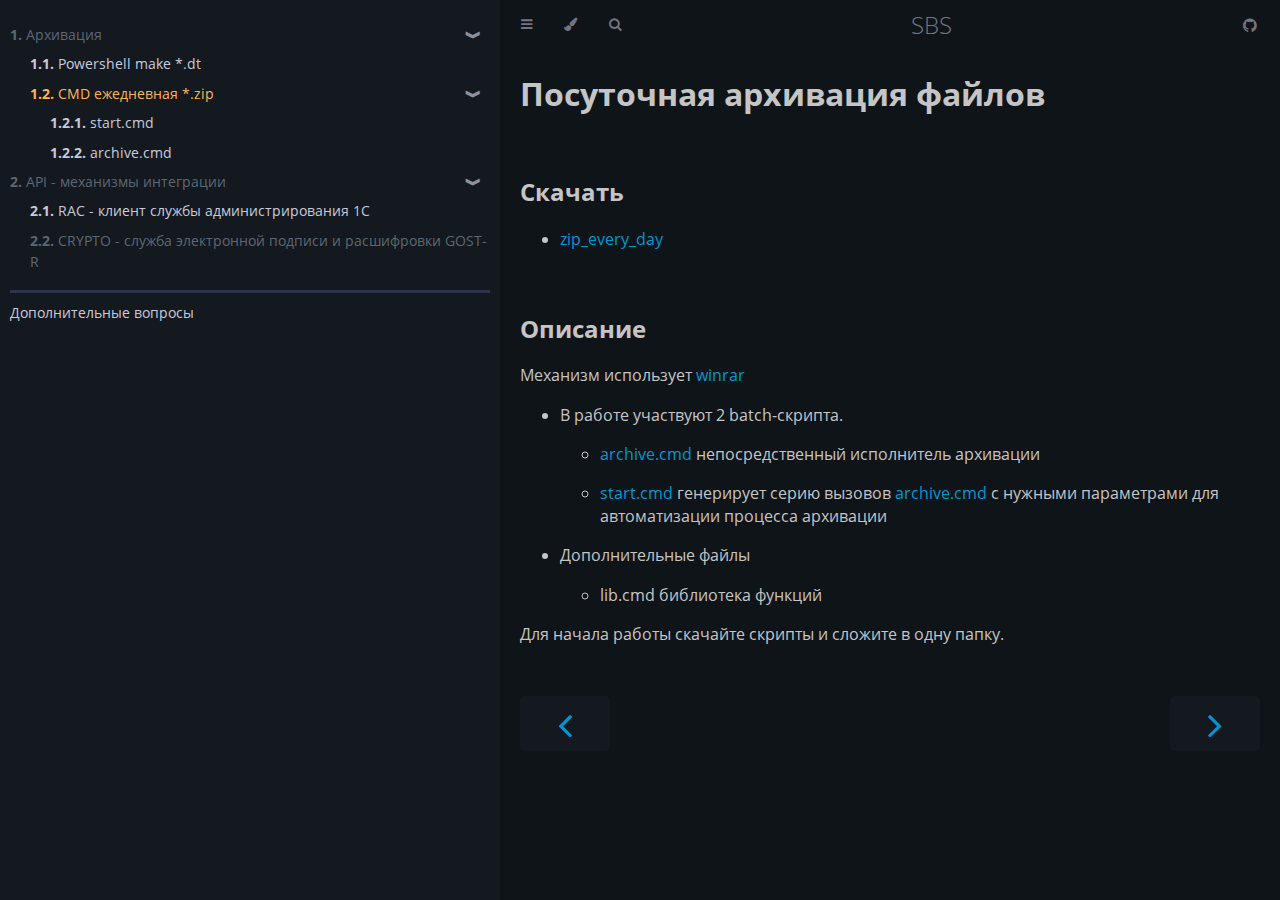
<file: arc/zip_every_day/index.html>
<!DOCTYPE HTML>
<html lang="ru-RU" class="sidebar-visible no-js ayu">
    <head>
        <!-- Book generated using mdBook -->
        <meta charset="UTF-8">
        <title>CMD ежедневная *.zip - SBS</title>


        <!-- Custom HTML head -->
        
        <meta name="description" content="Подборка документации">
        <meta name="viewport" content="width=device-width, initial-scale=1">
        <meta name="theme-color" content="#ffffff" />

        <link rel="icon" href="../../favicon.svg">
        <link rel="shortcut icon" href="../../favicon.png">
        <link rel="stylesheet" href="../../css/variables.css">
        <link rel="stylesheet" href="../../css/general.css">
        <link rel="stylesheet" href="../../css/chrome.css">

        <!-- Fonts -->
        <link rel="stylesheet" href="../../FontAwesome/css/font-awesome.css">
        <link rel="stylesheet" href="../../fonts/fonts.css">

        <!-- Highlight.js Stylesheets -->
        <link rel="stylesheet" href="../../highlight.css">
        <link rel="stylesheet" href="../../tomorrow-night.css">
        <link rel="stylesheet" href="../../ayu-highlight.css">

        <!-- Custom theme stylesheets -->
        <link rel="stylesheet" href="../../custom.css">

    </head>
    <body>
        <!-- Provide site root to javascript -->
        <script>
            var path_to_root = "../../";
            var default_theme = window.matchMedia("(prefers-color-scheme: dark)").matches ? "ayu" : "ayu";
        </script>

        <!-- Work around some values being stored in localStorage wrapped in quotes -->
        <script>
            try {
                var theme = localStorage.getItem('mdbook-theme');
                var sidebar = localStorage.getItem('mdbook-sidebar');

                if (theme.startsWith('"') && theme.endsWith('"')) {
                    localStorage.setItem('mdbook-theme', theme.slice(1, theme.length - 1));
                }

                if (sidebar.startsWith('"') && sidebar.endsWith('"')) {
                    localStorage.setItem('mdbook-sidebar', sidebar.slice(1, sidebar.length - 1));
                }
            } catch (e) { }
        </script>

        <!-- Set the theme before any content is loaded, prevents flash -->
        <script>
            var theme;
            try { theme = localStorage.getItem('mdbook-theme'); } catch(e) { }
            if (theme === null || theme === undefined) { theme = default_theme; }
            var html = document.querySelector('html');
            html.classList.remove('no-js')
            html.classList.remove('ayu')
            html.classList.add(theme);
            html.classList.add('js');
        </script>

        <!-- Hide / unhide sidebar before it is displayed -->
        <script>
            var html = document.querySelector('html');
            var sidebar = 'hidden';
            if (document.body.clientWidth >= 1080) {
                try { sidebar = localStorage.getItem('mdbook-sidebar'); } catch(e) { }
                sidebar = sidebar || 'visible';
            }
            html.classList.remove('sidebar-visible');
            html.classList.add("sidebar-" + sidebar);
        </script>

        <nav id="sidebar" class="sidebar" aria-label="Table of contents">
            <div class="sidebar-scrollbox">
                <ol class="chapter"><li class="chapter-item expanded "><div><strong aria-hidden="true">1.</strong> Архивация</div><a class="toggle"><div>❱</div></a></li><li><ol class="section"><li class="chapter-item "><a href="../../arc/powershell.html"><strong aria-hidden="true">1.1.</strong> Powershell make *.dt</a></li><li class="chapter-item expanded "><a href="../../arc/zip_every_day/index.html" class="active"><strong aria-hidden="true">1.2.</strong> CMD ежедневная *.zip</a><a class="toggle"><div>❱</div></a></li><li><ol class="section"><li class="chapter-item "><a href="../../arc/zip_every_day/start.html"><strong aria-hidden="true">1.2.1.</strong> start.cmd</a></li><li class="chapter-item "><a href="../../arc/zip_every_day/archive.html"><strong aria-hidden="true">1.2.2.</strong> archive.cmd</a></li></ol></li></ol></li><li class="chapter-item expanded "><div><strong aria-hidden="true">2.</strong> API - механизмы интеграции</div><a class="toggle"><div>❱</div></a></li><li><ol class="section"><li class="chapter-item "><a href="../../api/rac.html"><strong aria-hidden="true">2.1.</strong> RAC - клиент службы администрирования 1С</a></li><li class="chapter-item "><div><strong aria-hidden="true">2.2.</strong> CRYPTO - служба электронной подписи и расшифровки GOST-R</div></li></ol></li><li class="chapter-item expanded "><li class="part-title"></li><li class="spacer"></li><li class="chapter-item expanded affix "><a href="../../index.html">Дополнительные вопросы</a></li></ol>
            </div>
            <div id="sidebar-resize-handle" class="sidebar-resize-handle"></div>
        </nav>

        <div id="page-wrapper" class="page-wrapper">

            <div class="page">
                                <div id="menu-bar-hover-placeholder"></div>
                <div id="menu-bar" class="menu-bar sticky bordered">
                    <div class="left-buttons">
                        <button id="sidebar-toggle" class="icon-button" type="button" title="Toggle Table of Contents" aria-label="Toggle Table of Contents" aria-controls="sidebar">
                            <i class="fa fa-bars"></i>
                        </button>
                        <button id="theme-toggle" class="icon-button" type="button" title="Change theme" aria-label="Change theme" aria-haspopup="true" aria-expanded="false" aria-controls="theme-list">
                            <i class="fa fa-paint-brush"></i>
                        </button>
                        <ul id="theme-list" class="theme-popup" aria-label="Themes" role="menu">
                            <li role="none"><button role="menuitem" class="theme" id="light">Light</button></li>
                            <li role="none"><button role="menuitem" class="theme" id="rust">Rust</button></li>
                            <li role="none"><button role="menuitem" class="theme" id="coal">Coal</button></li>
                            <li role="none"><button role="menuitem" class="theme" id="navy">Navy</button></li>
                            <li role="none"><button role="menuitem" class="theme" id="ayu">Ayu</button></li>
                        </ul>
                        <button id="search-toggle" class="icon-button" type="button" title="Search. (Shortkey: s)" aria-label="Toggle Searchbar" aria-expanded="false" aria-keyshortcuts="S" aria-controls="searchbar">
                            <i class="fa fa-search"></i>
                        </button>
                    </div>

                    <h1 class="menu-title">SBS</h1>

                    <div class="right-buttons">
                        <a href="https://github.com/Albus/BssDocs" title="Git repository" aria-label="Git repository">
                            <i id="git-repository-button" class="fa fa-github"></i>
                        </a>

                    </div>
                </div>

                <div id="search-wrapper" class="hidden">
                    <form id="searchbar-outer" class="searchbar-outer">
                        <input type="search" id="searchbar" name="searchbar" placeholder="Search this book ..." aria-controls="searchresults-outer" aria-describedby="searchresults-header">
                    </form>
                    <div id="searchresults-outer" class="searchresults-outer hidden">
                        <div id="searchresults-header" class="searchresults-header"></div>
                        <ul id="searchresults">
                        </ul>
                    </div>
                </div>

                <!-- Apply ARIA attributes after the sidebar and the sidebar toggle button are added to the DOM -->
                <script>
                    document.getElementById('sidebar-toggle').setAttribute('aria-expanded', sidebar === 'visible');
                    document.getElementById('sidebar').setAttribute('aria-hidden', sidebar !== 'visible');
                    Array.from(document.querySelectorAll('#sidebar a')).forEach(function(link) {
                        link.setAttribute('tabIndex', sidebar === 'visible' ? 0 : -1);
                    });
                </script>

                <div id="content" class="content">
                    <main>
                        <h1 id="Посуточная-архивация-файлов"><a class="header" href="#Посуточная-архивация-файлов">Посуточная архивация файлов</a></h1>
<h2 id="Скачать"><a class="header" href="#Скачать">Скачать</a></h2>
<ul>
<li><a href="https://github.com/Albus/zip_every_day/releases/latest">zip_every_day</a></li>
</ul>
<h2 id="Описание"><a class="header" href="#Описание">Описание</a></h2>
<p>Механизм использует <a href="https://www.win-rar.com">winrar</a></p>
<ul>
<li>
<p>В работе участвуют 2 batch-скрипта.</p>
<ul>
<li>
<p><a href="archive.html">archive.cmd</a>
непосредственный исполнитель архивации</p>
</li>
<li>
<p><a href="start.html">start.cmd</a>
генерирует серию вызовов <a href="archive.html">archive.cmd</a>
с нужными параметрами для автоматизации процесса архивации</p>
</li>
</ul>
</li>
<li>
<p>Дополнительные файлы</p>
<ul>
<li>lib.cmd
библиотека функций</li>
</ul>
</li>
</ul>
<p>Для начала работы скачайте скрипты и сложите в одну папку.</p>

                    </main>

                    <nav class="nav-wrapper" aria-label="Page navigation">
                        <!-- Mobile navigation buttons -->
                            <a rel="prev" href="../../arc/powershell.html" class="mobile-nav-chapters previous" title="Previous chapter" aria-label="Previous chapter" aria-keyshortcuts="Left">
                                <i class="fa fa-angle-left"></i>
                            </a>

                            <a rel="next" href="../../arc/zip_every_day/start.html" class="mobile-nav-chapters next" title="Next chapter" aria-label="Next chapter" aria-keyshortcuts="Right">
                                <i class="fa fa-angle-right"></i>
                            </a>

                        <div style="clear: both"></div>
                    </nav>
                </div>
            </div>

            <nav class="nav-wide-wrapper" aria-label="Page navigation">
                    <a rel="prev" href="../../arc/powershell.html" class="nav-chapters previous" title="Previous chapter" aria-label="Previous chapter" aria-keyshortcuts="Left">
                        <i class="fa fa-angle-left"></i>
                    </a>

                    <a rel="next" href="../../arc/zip_every_day/start.html" class="nav-chapters next" title="Next chapter" aria-label="Next chapter" aria-keyshortcuts="Right">
                        <i class="fa fa-angle-right"></i>
                    </a>
            </nav>

        </div>




        <script>
            window.playground_copyable = true;
        </script>


        <script src="../../elasticlunr.min.js"></script>
        <script src="../../mark.min.js"></script>
        <script src="../../searcher.js"></script>

        <script src="../../clipboard.min.js"></script>
        <script src="../../highlight.js"></script>
        <script src="../../book.js"></script>

        <!-- Custom JS scripts -->
        <script src="../../theme/custom.js"></script>


    </body>
</html>
</file>
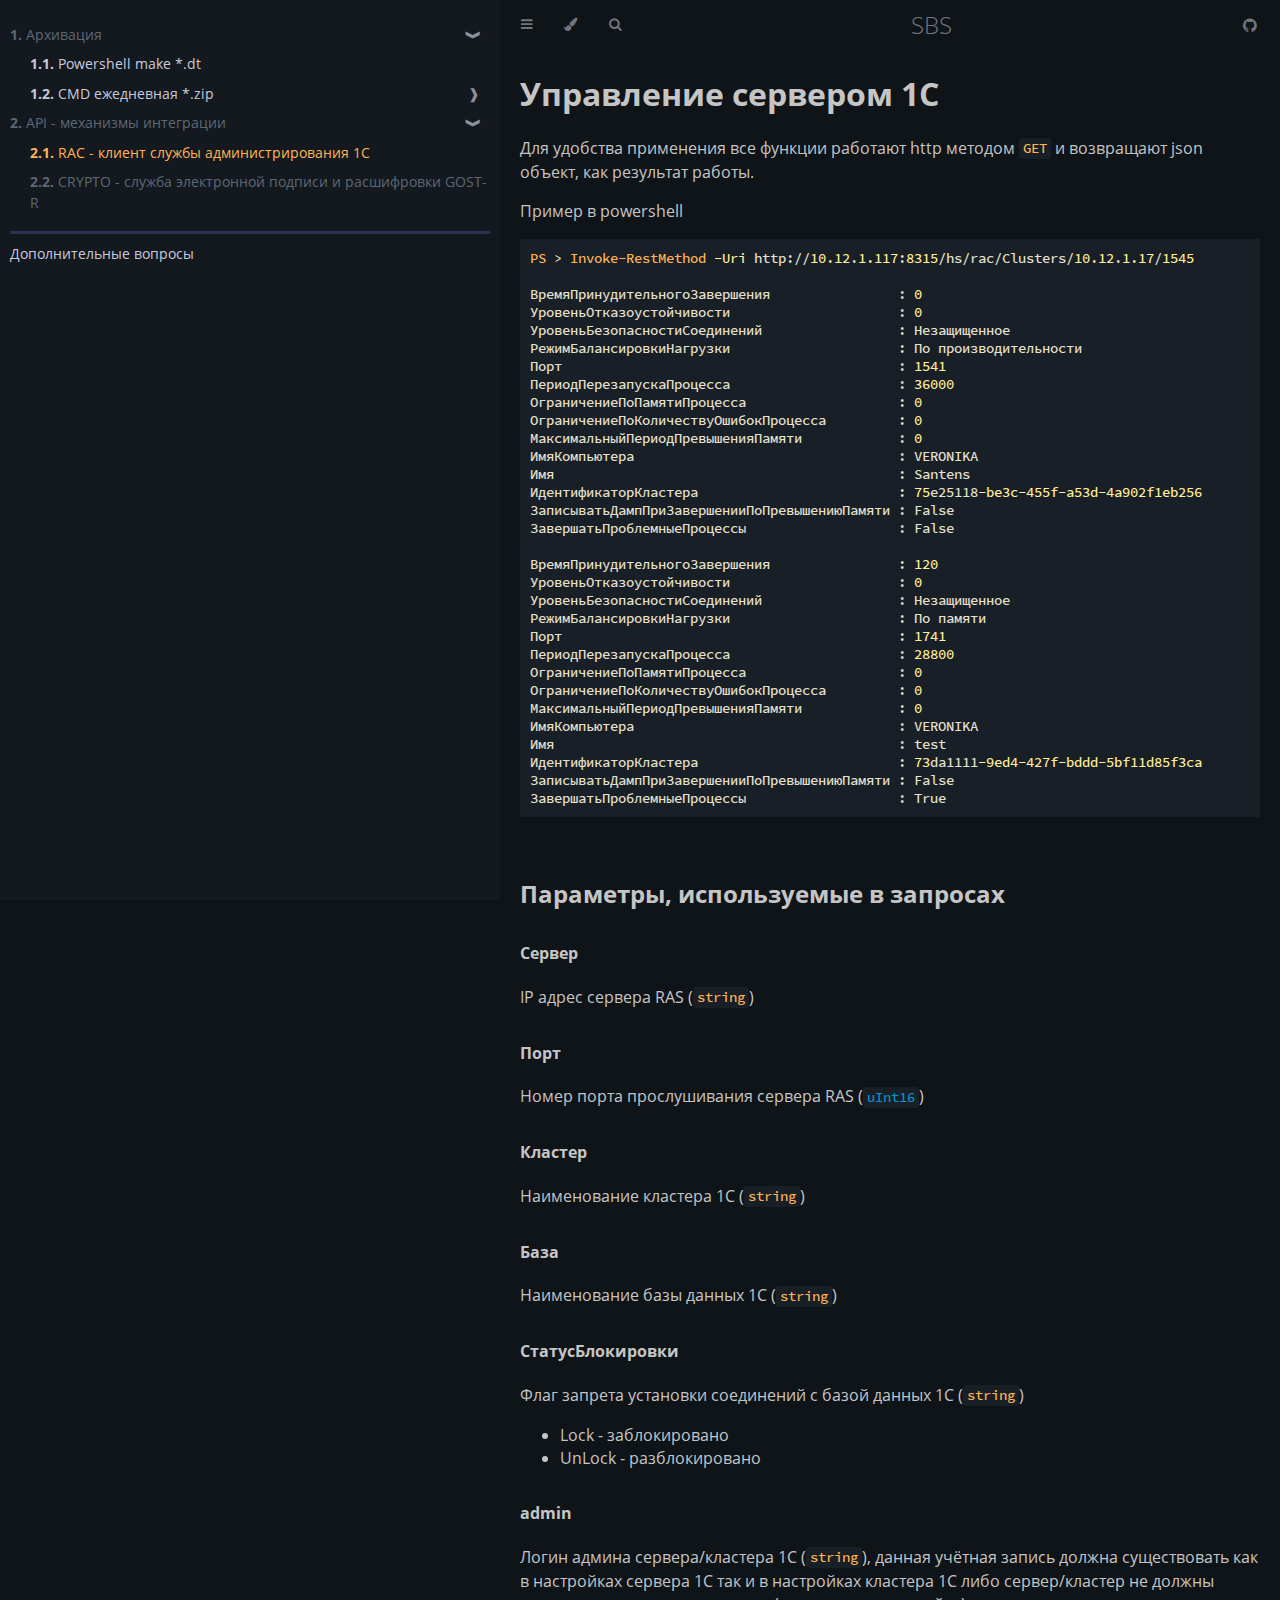
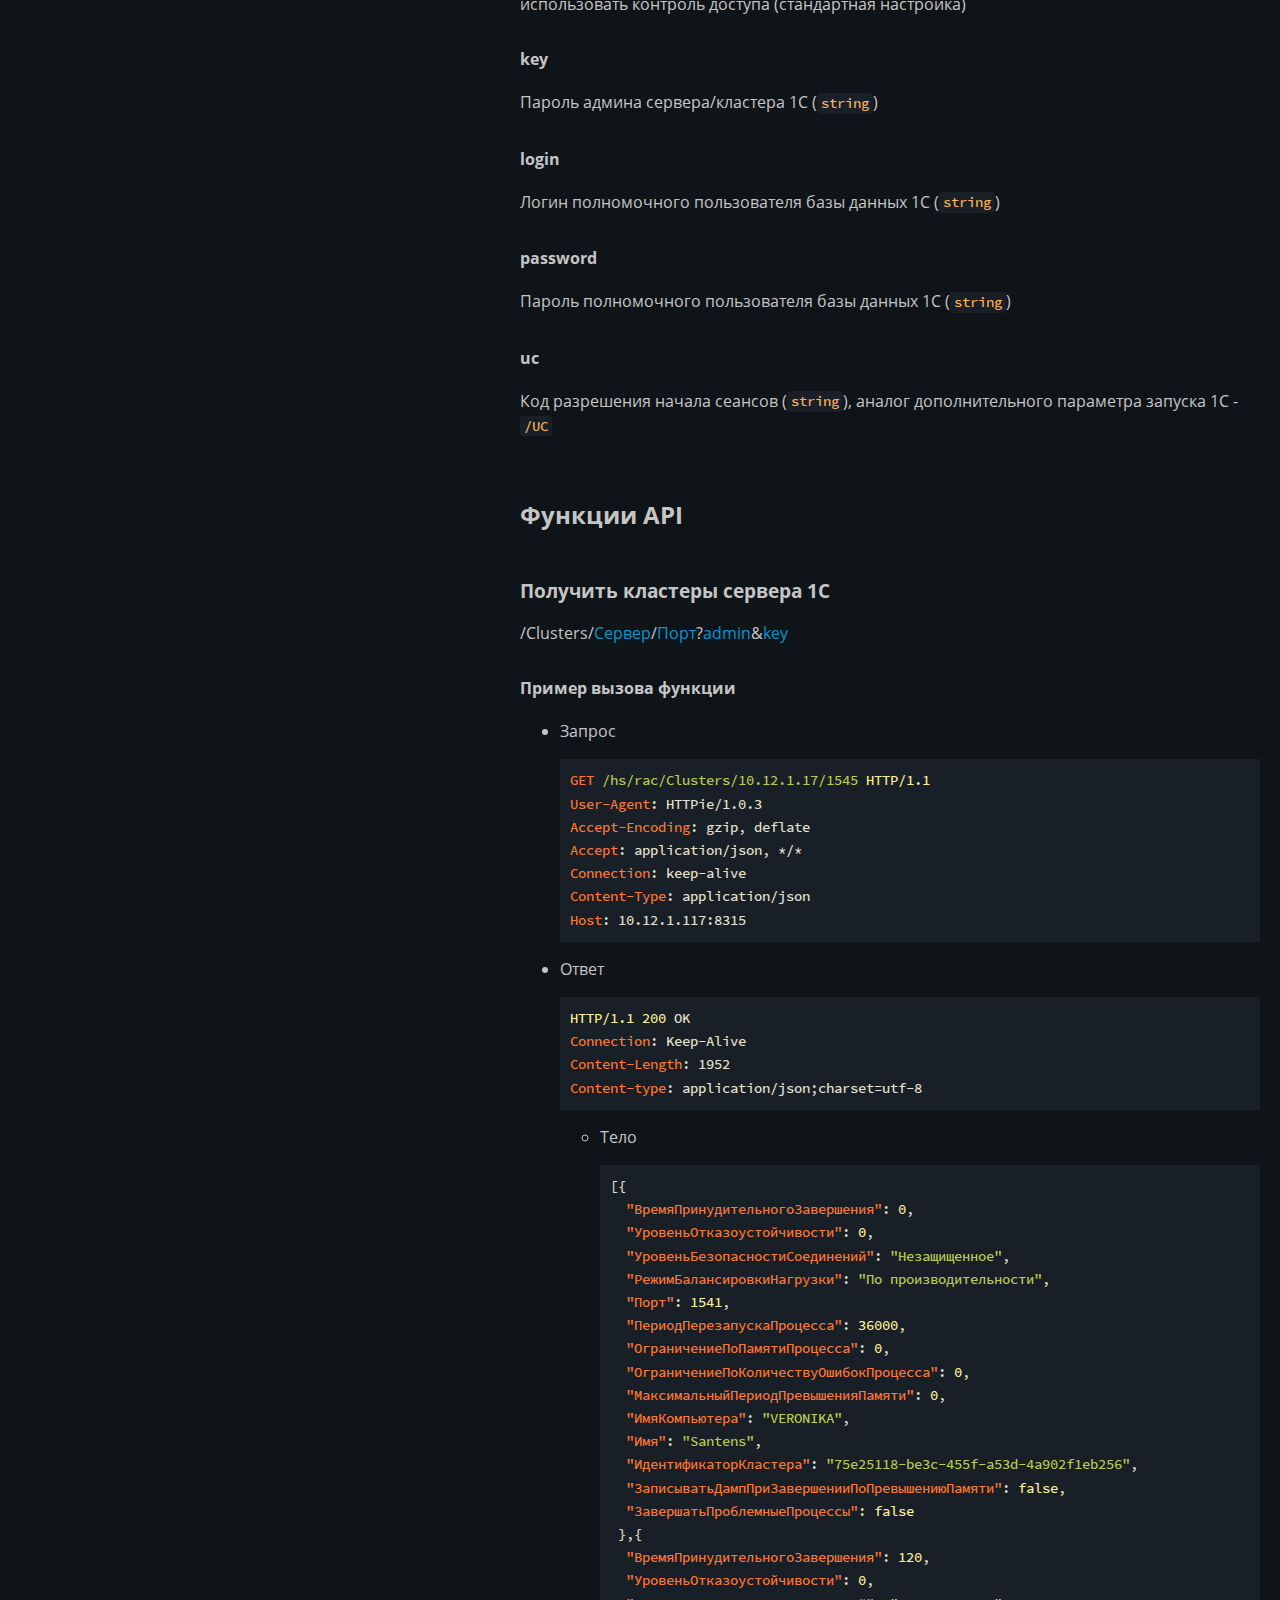
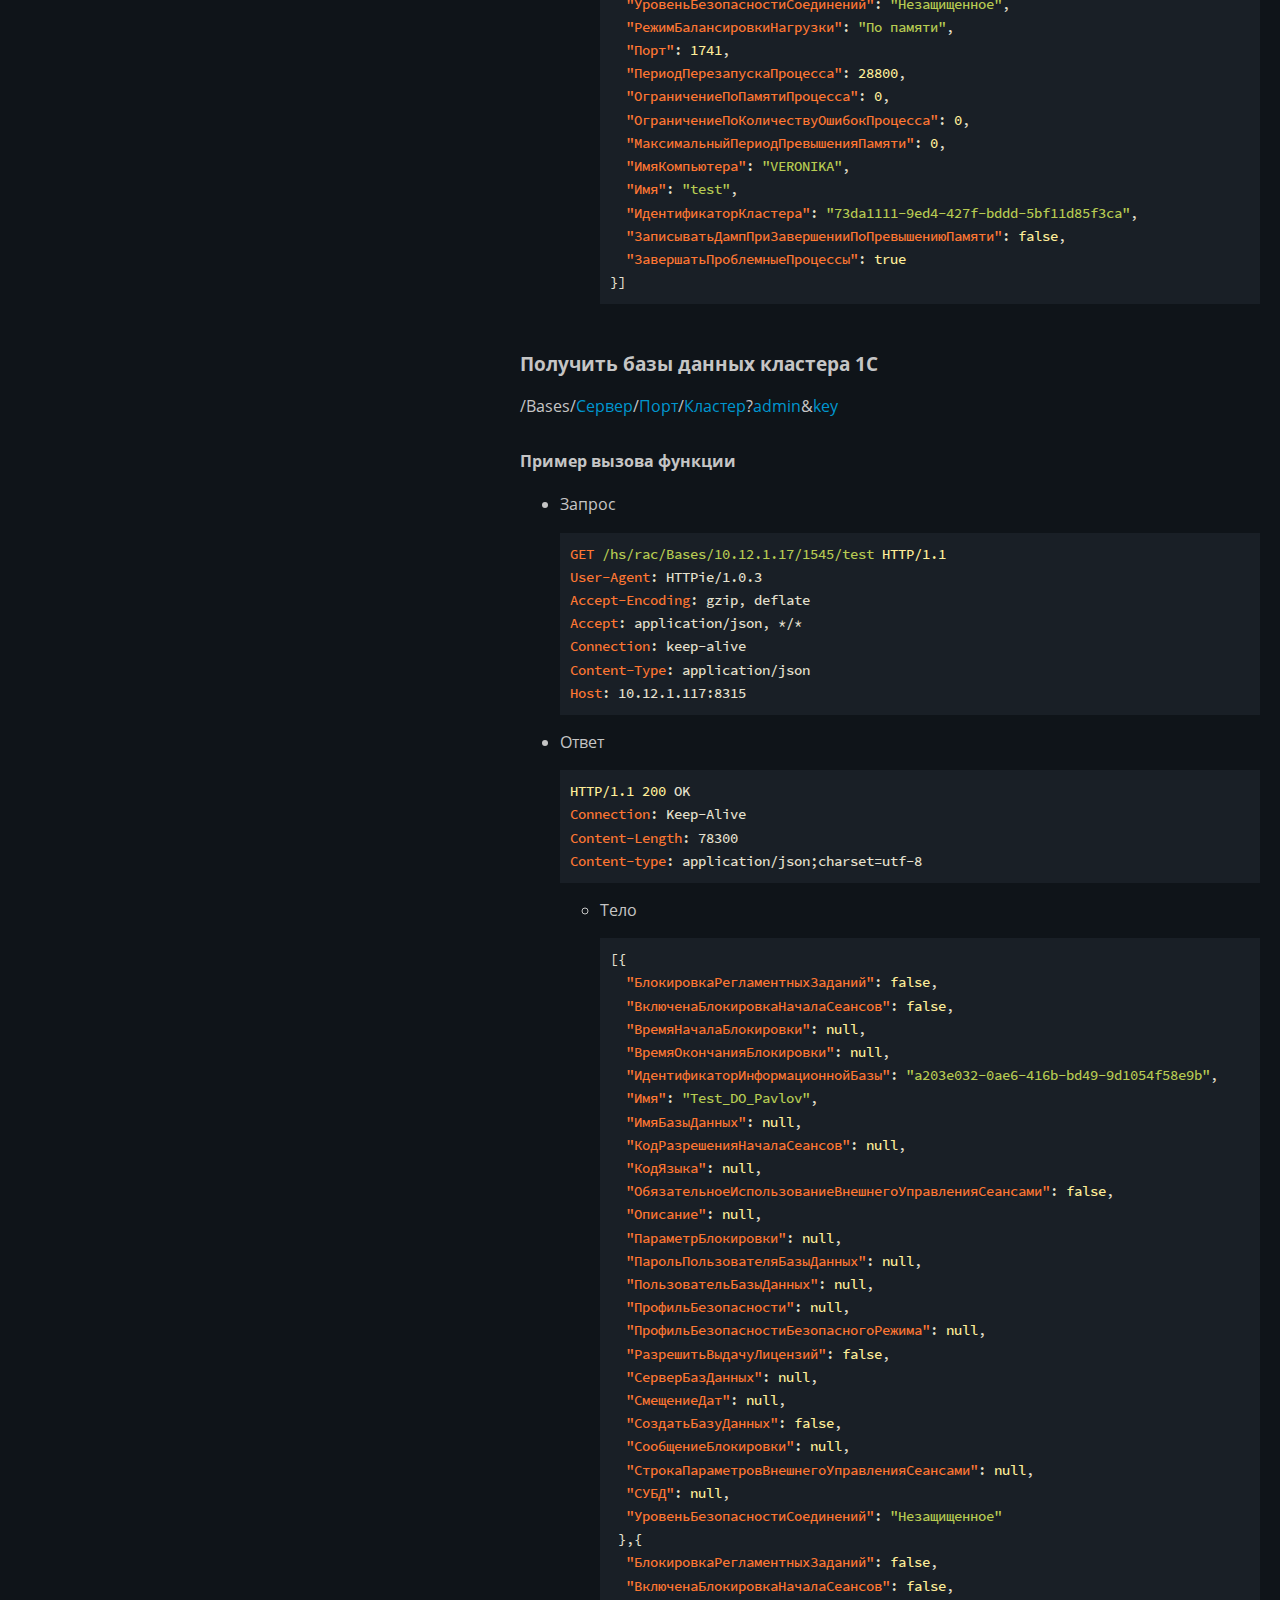
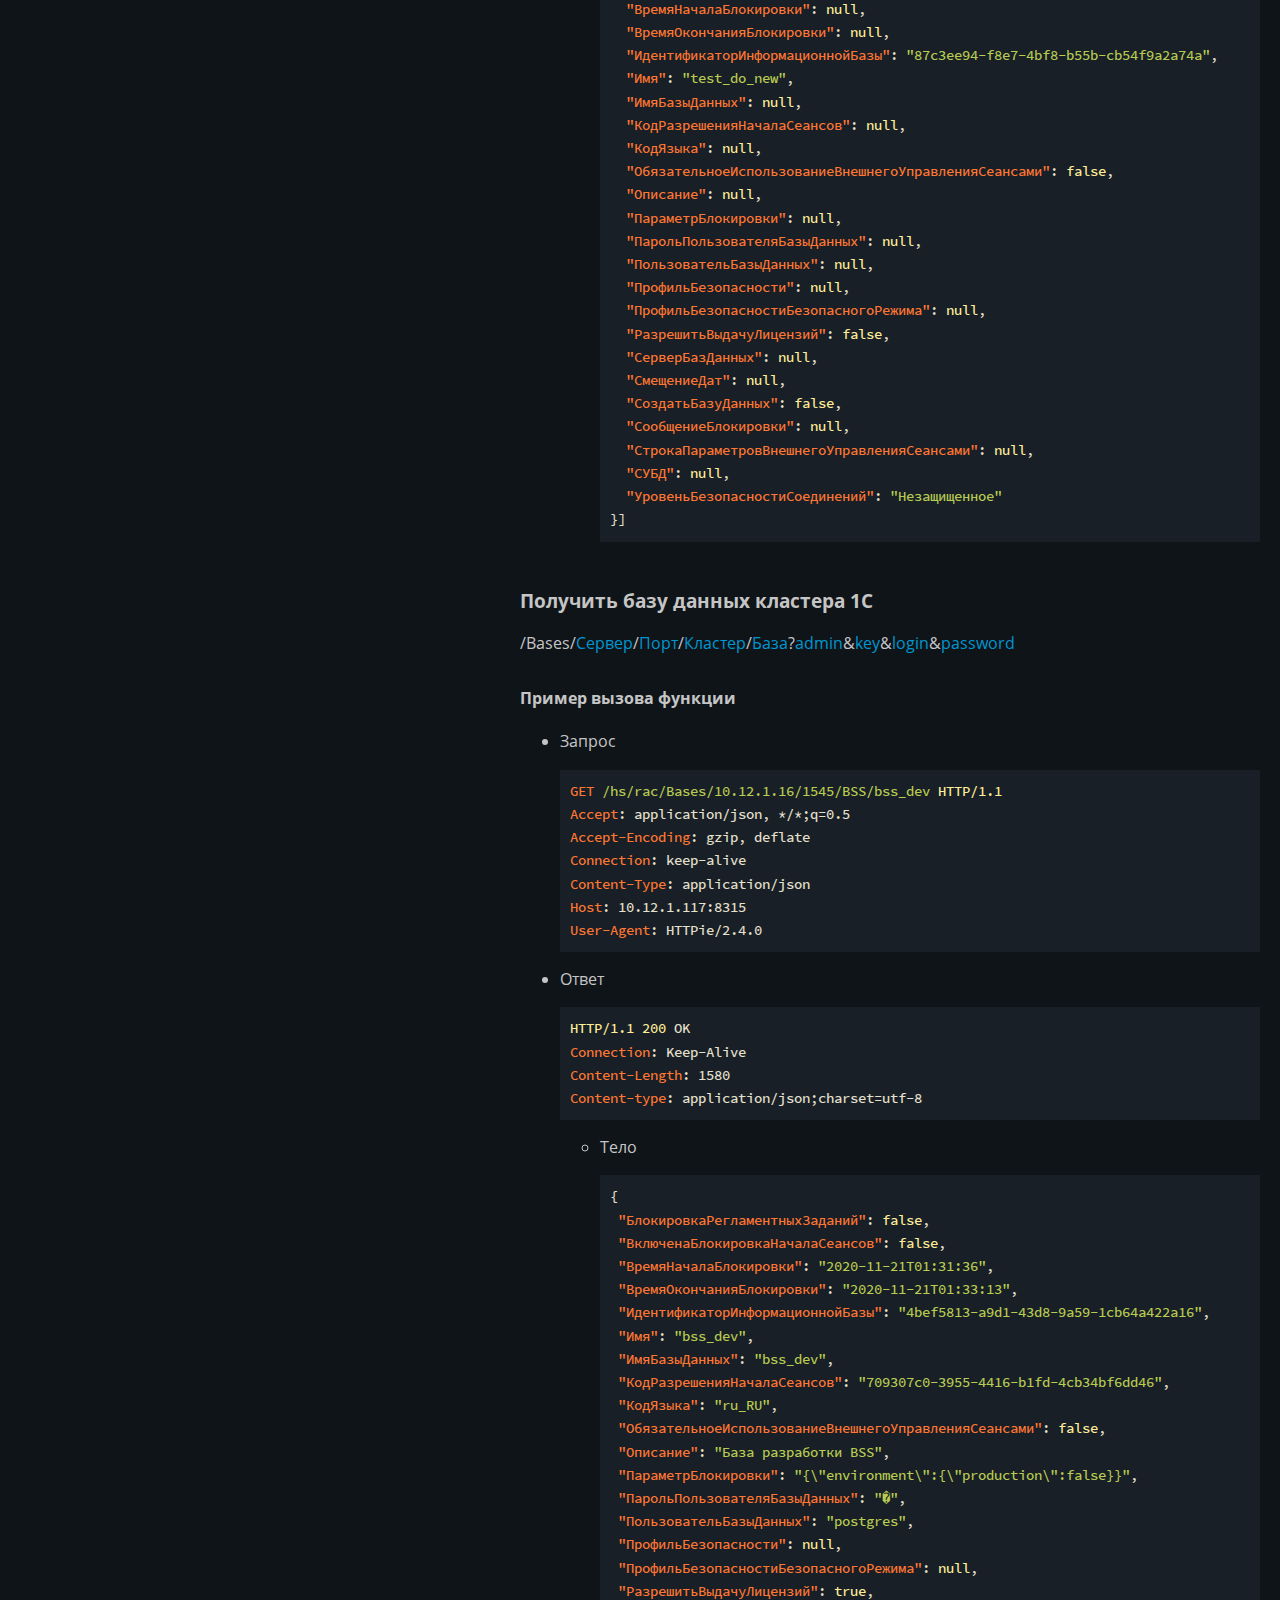
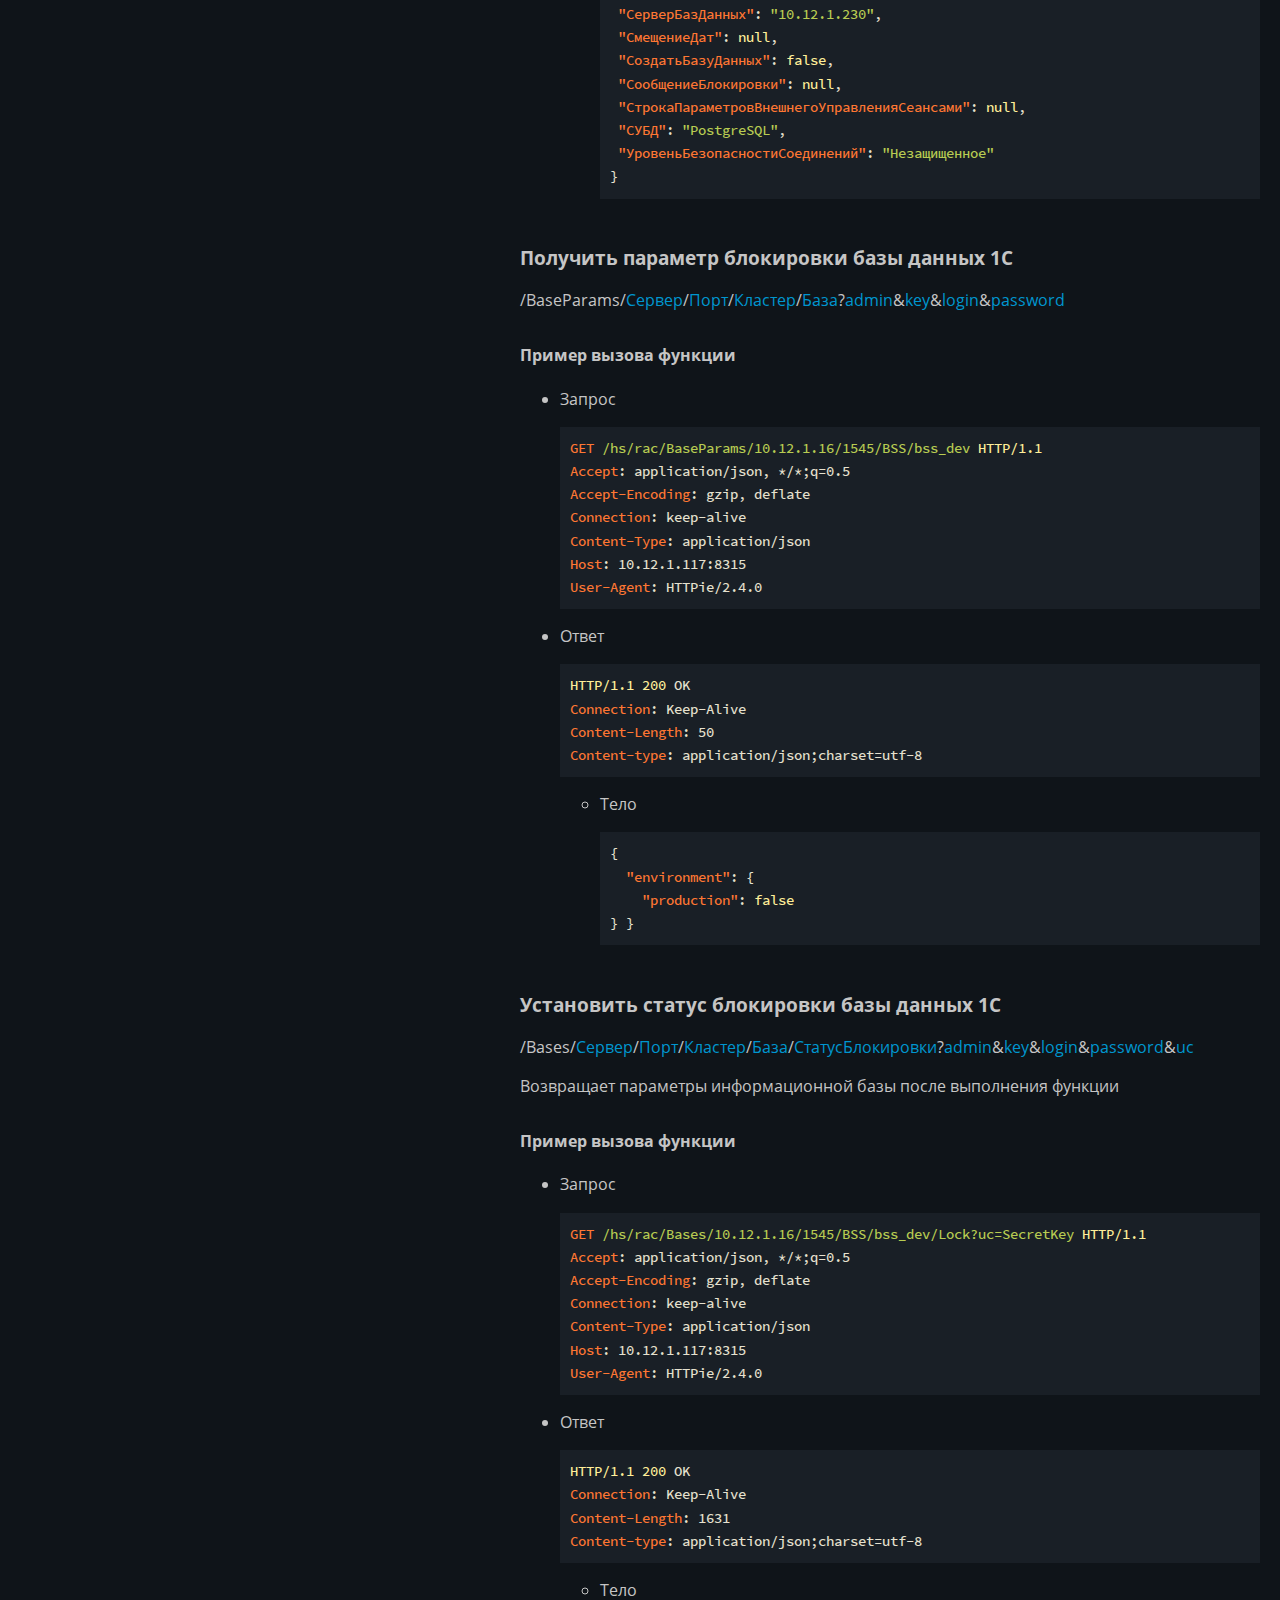
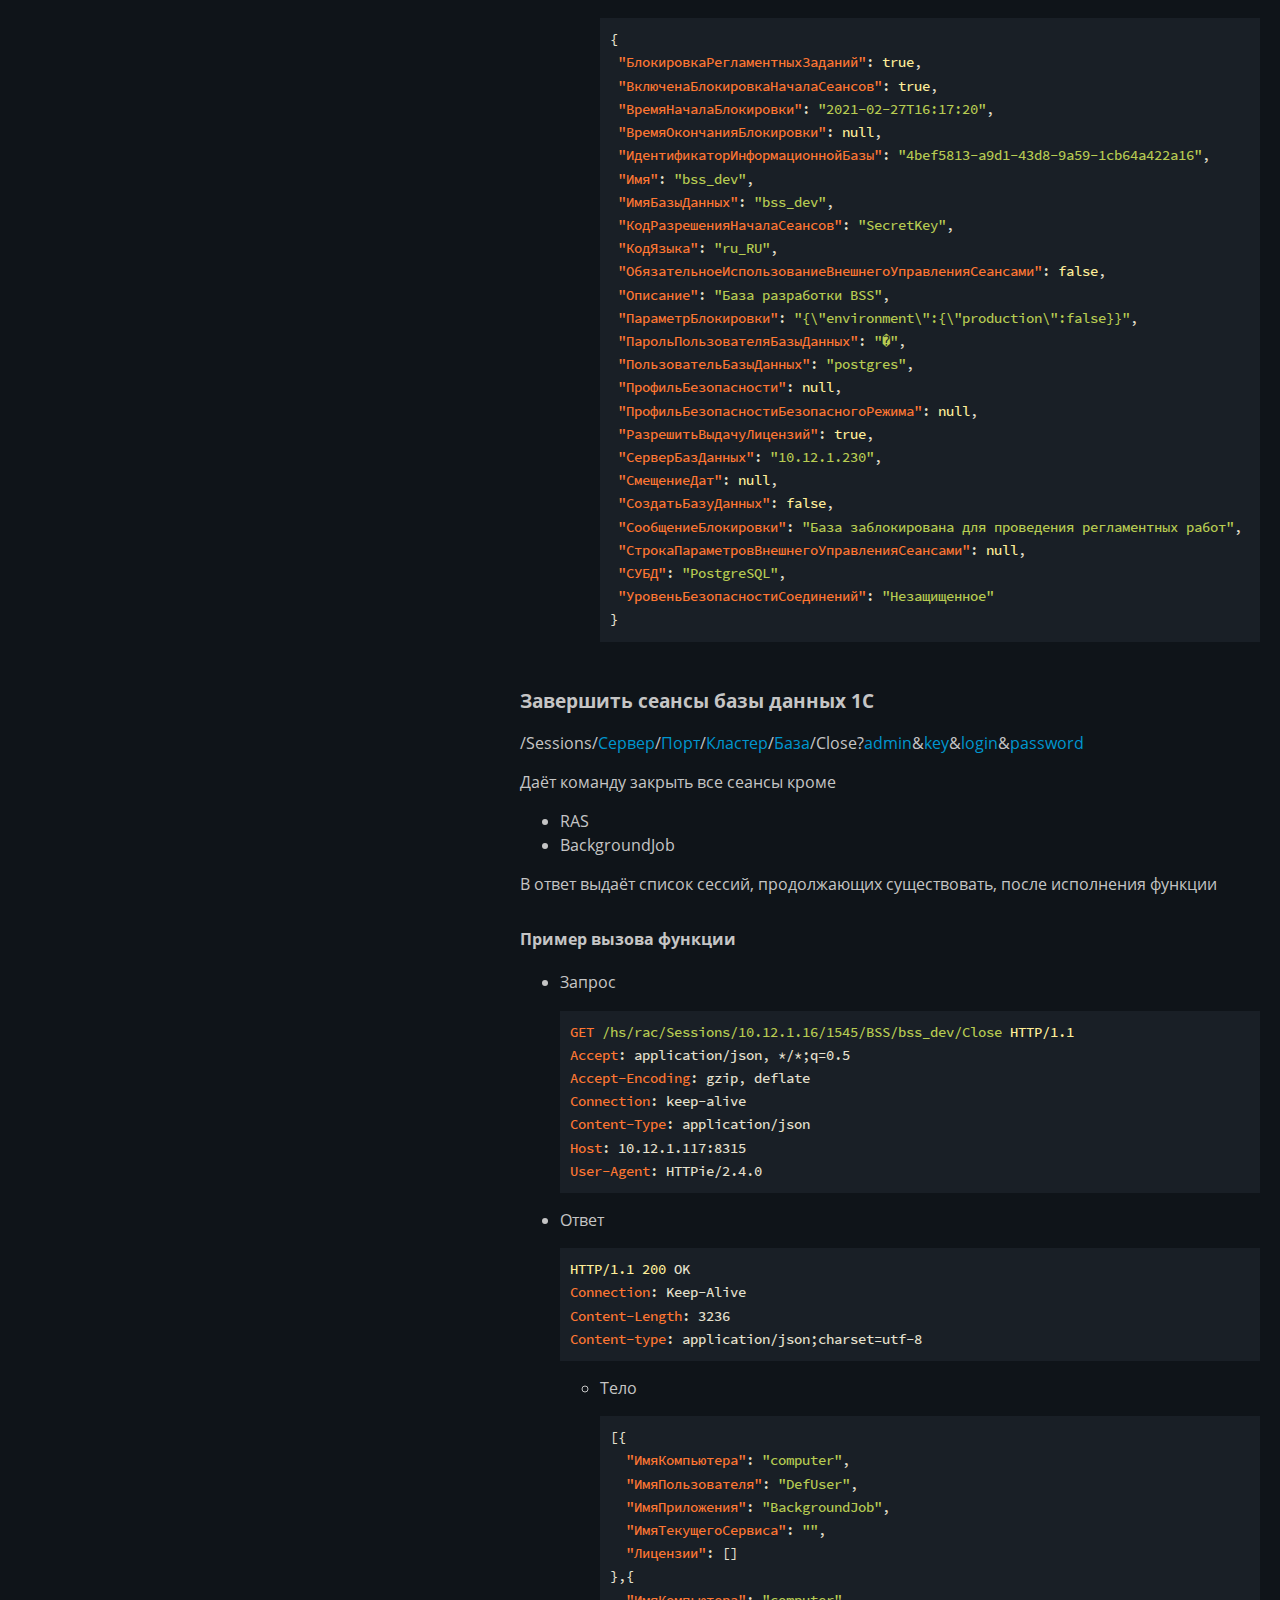
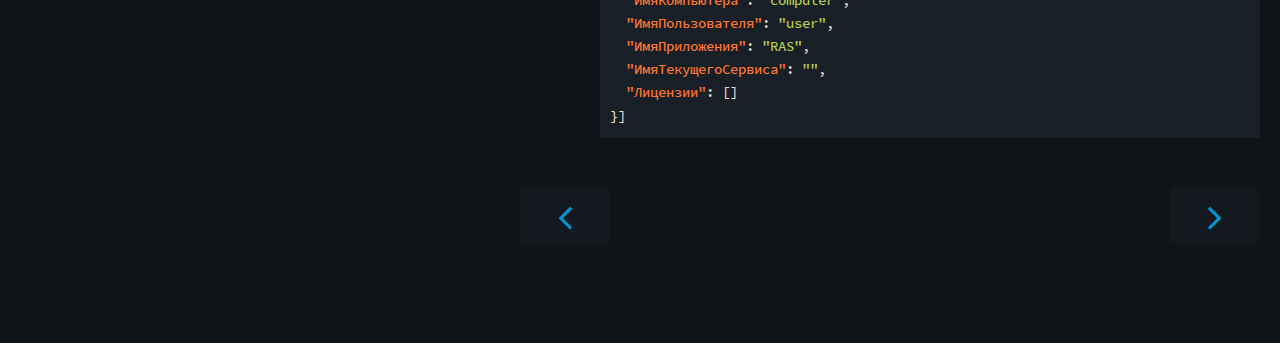
<file: api/rac.html>
<!DOCTYPE HTML>
<html lang="ru-RU" class="sidebar-visible no-js ayu">
    <head>
        <!-- Book generated using mdBook -->
        <meta charset="UTF-8">
        <title>RAC - клиент службы администрирования 1С - SBS</title>


        <!-- Custom HTML head -->
        
        <meta name="description" content="Подборка документации">
        <meta name="viewport" content="width=device-width, initial-scale=1">
        <meta name="theme-color" content="#ffffff" />

        <link rel="icon" href="../favicon.svg">
        <link rel="shortcut icon" href="../favicon.png">
        <link rel="stylesheet" href="../css/variables.css">
        <link rel="stylesheet" href="../css/general.css">
        <link rel="stylesheet" href="../css/chrome.css">

        <!-- Fonts -->
        <link rel="stylesheet" href="../FontAwesome/css/font-awesome.css">
        <link rel="stylesheet" href="../fonts/fonts.css">

        <!-- Highlight.js Stylesheets -->
        <link rel="stylesheet" href="../highlight.css">
        <link rel="stylesheet" href="../tomorrow-night.css">
        <link rel="stylesheet" href="../ayu-highlight.css">

        <!-- Custom theme stylesheets -->
        <link rel="stylesheet" href="../custom.css">

    </head>
    <body>
        <!-- Provide site root to javascript -->
        <script>
            var path_to_root = "../";
            var default_theme = window.matchMedia("(prefers-color-scheme: dark)").matches ? "ayu" : "ayu";
        </script>

        <!-- Work around some values being stored in localStorage wrapped in quotes -->
        <script>
            try {
                var theme = localStorage.getItem('mdbook-theme');
                var sidebar = localStorage.getItem('mdbook-sidebar');

                if (theme.startsWith('"') && theme.endsWith('"')) {
                    localStorage.setItem('mdbook-theme', theme.slice(1, theme.length - 1));
                }

                if (sidebar.startsWith('"') && sidebar.endsWith('"')) {
                    localStorage.setItem('mdbook-sidebar', sidebar.slice(1, sidebar.length - 1));
                }
            } catch (e) { }
        </script>

        <!-- Set the theme before any content is loaded, prevents flash -->
        <script>
            var theme;
            try { theme = localStorage.getItem('mdbook-theme'); } catch(e) { }
            if (theme === null || theme === undefined) { theme = default_theme; }
            var html = document.querySelector('html');
            html.classList.remove('no-js')
            html.classList.remove('ayu')
            html.classList.add(theme);
            html.classList.add('js');
        </script>

        <!-- Hide / unhide sidebar before it is displayed -->
        <script>
            var html = document.querySelector('html');
            var sidebar = 'hidden';
            if (document.body.clientWidth >= 1080) {
                try { sidebar = localStorage.getItem('mdbook-sidebar'); } catch(e) { }
                sidebar = sidebar || 'visible';
            }
            html.classList.remove('sidebar-visible');
            html.classList.add("sidebar-" + sidebar);
        </script>

        <nav id="sidebar" class="sidebar" aria-label="Table of contents">
            <div class="sidebar-scrollbox">
                <ol class="chapter"><li class="chapter-item expanded "><div><strong aria-hidden="true">1.</strong> Архивация</div><a class="toggle"><div>❱</div></a></li><li><ol class="section"><li class="chapter-item "><a href="../arc/powershell.html"><strong aria-hidden="true">1.1.</strong> Powershell make *.dt</a></li><li class="chapter-item "><a href="../arc/zip_every_day/index.html"><strong aria-hidden="true">1.2.</strong> CMD ежедневная *.zip</a><a class="toggle"><div>❱</div></a></li><li><ol class="section"><li class="chapter-item "><a href="../arc/zip_every_day/start.html"><strong aria-hidden="true">1.2.1.</strong> start.cmd</a></li><li class="chapter-item "><a href="../arc/zip_every_day/archive.html"><strong aria-hidden="true">1.2.2.</strong> archive.cmd</a></li></ol></li></ol></li><li class="chapter-item expanded "><div><strong aria-hidden="true">2.</strong> API - механизмы интеграции</div><a class="toggle"><div>❱</div></a></li><li><ol class="section"><li class="chapter-item expanded "><a href="../api/rac.html" class="active"><strong aria-hidden="true">2.1.</strong> RAC - клиент службы администрирования 1С</a></li><li class="chapter-item "><div><strong aria-hidden="true">2.2.</strong> CRYPTO - служба электронной подписи и расшифровки GOST-R</div></li></ol></li><li class="chapter-item expanded "><li class="part-title"></li><li class="spacer"></li><li class="chapter-item expanded affix "><a href="../index.html">Дополнительные вопросы</a></li></ol>
            </div>
            <div id="sidebar-resize-handle" class="sidebar-resize-handle"></div>
        </nav>

        <div id="page-wrapper" class="page-wrapper">

            <div class="page">
                                <div id="menu-bar-hover-placeholder"></div>
                <div id="menu-bar" class="menu-bar sticky bordered">
                    <div class="left-buttons">
                        <button id="sidebar-toggle" class="icon-button" type="button" title="Toggle Table of Contents" aria-label="Toggle Table of Contents" aria-controls="sidebar">
                            <i class="fa fa-bars"></i>
                        </button>
                        <button id="theme-toggle" class="icon-button" type="button" title="Change theme" aria-label="Change theme" aria-haspopup="true" aria-expanded="false" aria-controls="theme-list">
                            <i class="fa fa-paint-brush"></i>
                        </button>
                        <ul id="theme-list" class="theme-popup" aria-label="Themes" role="menu">
                            <li role="none"><button role="menuitem" class="theme" id="light">Light</button></li>
                            <li role="none"><button role="menuitem" class="theme" id="rust">Rust</button></li>
                            <li role="none"><button role="menuitem" class="theme" id="coal">Coal</button></li>
                            <li role="none"><button role="menuitem" class="theme" id="navy">Navy</button></li>
                            <li role="none"><button role="menuitem" class="theme" id="ayu">Ayu</button></li>
                        </ul>
                        <button id="search-toggle" class="icon-button" type="button" title="Search. (Shortkey: s)" aria-label="Toggle Searchbar" aria-expanded="false" aria-keyshortcuts="S" aria-controls="searchbar">
                            <i class="fa fa-search"></i>
                        </button>
                    </div>

                    <h1 class="menu-title">SBS</h1>

                    <div class="right-buttons">
                        <a href="https://github.com/Albus/BssDocs" title="Git repository" aria-label="Git repository">
                            <i id="git-repository-button" class="fa fa-github"></i>
                        </a>

                    </div>
                </div>

                <div id="search-wrapper" class="hidden">
                    <form id="searchbar-outer" class="searchbar-outer">
                        <input type="search" id="searchbar" name="searchbar" placeholder="Search this book ..." aria-controls="searchresults-outer" aria-describedby="searchresults-header">
                    </form>
                    <div id="searchresults-outer" class="searchresults-outer hidden">
                        <div id="searchresults-header" class="searchresults-header"></div>
                        <ul id="searchresults">
                        </ul>
                    </div>
                </div>

                <!-- Apply ARIA attributes after the sidebar and the sidebar toggle button are added to the DOM -->
                <script>
                    document.getElementById('sidebar-toggle').setAttribute('aria-expanded', sidebar === 'visible');
                    document.getElementById('sidebar').setAttribute('aria-hidden', sidebar !== 'visible');
                    Array.from(document.querySelectorAll('#sidebar a')).forEach(function(link) {
                        link.setAttribute('tabIndex', sidebar === 'visible' ? 0 : -1);
                    });
                </script>

                <div id="content" class="content">
                    <main>
                        <h1 id="Управление-сервером-1С"><a class="header" href="#Управление-сервером-1С">Управление сервером 1С</a></h1>
<p>Для удобства применения все функции работают http методом <code>GET</code> и возвращают json объект, как результат работы.</p>
<p>Пример в powershell</p>
<pre><code class="language-powershell">PS &gt; Invoke-RestMethod -Uri http://10.12.1.117:8315/hs/rac/Clusters/10.12.1.17/1545

ВремяПринудительногоЗавершения                : 0
УровеньОтказоустойчивости                     : 0
УровеньБезопасностиСоединений                 : Незащищенное
РежимБалансировкиНагрузки                     : По производительности
Порт                                          : 1541
ПериодПерезапускаПроцесса                     : 36000
ОграничениеПоПамятиПроцесса                   : 0
ОграничениеПоКоличествуОшибокПроцесса         : 0
МаксимальныйПериодПревышенияПамяти            : 0
ИмяКомпьютера                                 : VERONIKA
Имя                                           : Santens
ИдентификаторКластера                         : 75e25118-be3c-455f-a53d-4a902f1eb256
ЗаписыватьДампПриЗавершенииПоПревышениюПамяти : False
ЗавершатьПроблемныеПроцессы                   : False

ВремяПринудительногоЗавершения                : 120
УровеньОтказоустойчивости                     : 0
УровеньБезопасностиСоединений                 : Незащищенное
РежимБалансировкиНагрузки                     : По памяти
Порт                                          : 1741
ПериодПерезапускаПроцесса                     : 28800
ОграничениеПоПамятиПроцесса                   : 0
ОграничениеПоКоличествуОшибокПроцесса         : 0
МаксимальныйПериодПревышенияПамяти            : 0
ИмяКомпьютера                                 : VERONIKA
Имя                                           : test
ИдентификаторКластера                         : 73da1111-9ed4-427f-bddd-5bf11d85f3ca
ЗаписыватьДампПриЗавершенииПоПревышениюПамяти : False
ЗавершатьПроблемныеПроцессы                   : True
</code></pre>
<h2 id="Параметры-используемые-в-запросах"><a class="header" href="#Параметры-используемые-в-запросах">Параметры, используемые в запросах</a></h2>
<h4 id="Сервер"><a class="header" href="#Сервер">Сервер</a></h4>
<p>IP адрес сервера RAS (<code>string</code>)</p>
<h4 id="Порт"><a class="header" href="#Порт">Порт</a></h4>
<p>Номер порта прослушивания сервера RAS (<a href="https://docs.microsoft.com/ru-ru/dotnet/api/system.uint16.maxvalue"><code>uInt16</code></a>)</p>
<h4 id="Кластер"><a class="header" href="#Кластер">Кластер</a></h4>
<p>Наименование кластера 1С (<code>string</code>)</p>
<h4 id="База"><a class="header" href="#База">База</a></h4>
<p>Наименование базы данных 1С (<code>string</code>)</p>
<h4 id="СтатусБлокировки"><a class="header" href="#СтатусБлокировки">СтатусБлокировки</a></h4>
<p>Флаг запрета установки соединений с базой данных 1С (<code>string</code>)</p>
<ul>
<li>Lock - заблокировано</li>
<li>UnLock - разблокировано</li>
</ul>
<h4 id="admin"><a class="header" href="#admin">admin</a></h4>
<p>Логин админа сервера/кластера 1С (<code>string</code>), данная учётная запись должна существовать как в настройках сервера 1С так и в настройках кластера 1С либо сервер/кластер не должны использовать контроль доступа (стандартная настройка) </p>
<h4 id="key"><a class="header" href="#key">key</a></h4>
<p>Пароль админа сервера/кластера 1С (<code>string</code>)</p>
<h4 id="login"><a class="header" href="#login">login</a></h4>
<p>Логин полномочного пользователя базы данных 1С (<code>string</code>) </p>
<h4 id="password"><a class="header" href="#password">password</a></h4>
<p>Пароль полномочного пользователя базы данных 1С (<code>string</code>)</p>
<h4 id="uc"><a class="header" href="#uc">uc</a></h4>
<p>Код разрешения начала сеансов (<code>string</code>), аналог дополнительного параметра запуска 1С - <code>/UC</code> </p>
<h2 id="Функции-api"><a class="header" href="#Функции-api">Функции API</a></h2>
<h3 id="Получить-кластеры-сервера-1С"><a class="header" href="#Получить-кластеры-сервера-1С">Получить кластеры сервера 1С</a></h3>
<p>/Clusters/<a href="?highlight=%D0%A1%D0%B5%D1%80%D0%B2%D0%B5%D1%80#%D0%A1%D0%B5%D1%80%D0%B2%D0%B5%D1%80">Сервер</a>/<a href="?highlight=%D0%9F%D0%BE%D1%80%D1%82#%D0%9F%D0%BE%D1%80%D1%82">Порт</a>?<a href="?highlight=admin#admin">admin</a>&amp;<a href="?highlight=key#key">key</a></p>
<h4 id="Пример-вызова-функции"><a class="header" href="#Пример-вызова-функции">Пример вызова функции</a></h4>
<ul>
<li>
<p>Запрос</p>
<pre><code class="language-http">GET /hs/rac/Clusters/10.12.1.17/1545 HTTP/1.1
User-Agent: HTTPie/1.0.3
Accept-Encoding: gzip, deflate
Accept: application/json, */*
Connection: keep-alive
Content-Type: application/json
Host: 10.12.1.117:8315
</code></pre>
</li>
<li>
<p>Ответ</p>
<pre><code class="language-http">HTTP/1.1 200 OK
Connection: Keep-Alive
Content-Length: 1952
Content-type: application/json;charset=utf-8
</code></pre>
<ul>
<li>Тело
<pre><code class="language-json">[{
  &quot;ВремяПринудительногоЗавершения&quot;: 0,
  &quot;УровеньОтказоустойчивости&quot;: 0,
  &quot;УровеньБезопасностиСоединений&quot;: &quot;Незащищенное&quot;,
  &quot;РежимБалансировкиНагрузки&quot;: &quot;По производительности&quot;,
  &quot;Порт&quot;: 1541,
  &quot;ПериодПерезапускаПроцесса&quot;: 36000,
  &quot;ОграничениеПоПамятиПроцесса&quot;: 0,
  &quot;ОграничениеПоКоличествуОшибокПроцесса&quot;: 0,
  &quot;МаксимальныйПериодПревышенияПамяти&quot;: 0,
  &quot;ИмяКомпьютера&quot;: &quot;VERONIKA&quot;,
  &quot;Имя&quot;: &quot;Santens&quot;,
  &quot;ИдентификаторКластера&quot;: &quot;75e25118-be3c-455f-a53d-4a902f1eb256&quot;,
  &quot;ЗаписыватьДампПриЗавершенииПоПревышениюПамяти&quot;: false,
  &quot;ЗавершатьПроблемныеПроцессы&quot;: false
 },{
  &quot;ВремяПринудительногоЗавершения&quot;: 120,
  &quot;УровеньОтказоустойчивости&quot;: 0,
  &quot;УровеньБезопасностиСоединений&quot;: &quot;Незащищенное&quot;,
  &quot;РежимБалансировкиНагрузки&quot;: &quot;По памяти&quot;,
  &quot;Порт&quot;: 1741,
  &quot;ПериодПерезапускаПроцесса&quot;: 28800,
  &quot;ОграничениеПоПамятиПроцесса&quot;: 0,
  &quot;ОграничениеПоКоличествуОшибокПроцесса&quot;: 0,
  &quot;МаксимальныйПериодПревышенияПамяти&quot;: 0,
  &quot;ИмяКомпьютера&quot;: &quot;VERONIKA&quot;,
  &quot;Имя&quot;: &quot;test&quot;,
  &quot;ИдентификаторКластера&quot;: &quot;73da1111-9ed4-427f-bddd-5bf11d85f3ca&quot;,
  &quot;ЗаписыватьДампПриЗавершенииПоПревышениюПамяти&quot;: false,
  &quot;ЗавершатьПроблемныеПроцессы&quot;: true
}]
</code></pre>
</li>
</ul>
</li>
</ul>
<h3 id="Получить-базы-данных-кластера-1С"><a class="header" href="#Получить-базы-данных-кластера-1С">Получить базы данных кластера 1С</a></h3>
<p>/Bases/<a href="?highlight=%D0%A1%D0%B5%D1%80%D0%B2%D0%B5%D1%80#%D0%A1%D0%B5%D1%80%D0%B2%D0%B5%D1%80">Сервер</a>/<a href="?highlight=%D0%9F%D0%BE%D1%80%D1%82#%D0%9F%D0%BE%D1%80%D1%82">Порт</a>/<a href="?highlight=%D0%9A%D0%BB%D0%B0%D1%81%D1%82%D0%B5%D1%80#%D0%9A%D0%BB%D0%B0%D1%81%D1%82%D0%B5%D1%80">Кластер</a>?<a href="?highlight=admin#admin">admin</a>&amp;<a href="?highlight=key#key">key</a></p>
<h4 id="Пример-вызова-функции-1"><a class="header" href="#Пример-вызова-функции-1">Пример вызова функции</a></h4>
<ul>
<li>
<p>Запрос</p>
<pre><code class="language-http">GET /hs/rac/Bases/10.12.1.17/1545/test HTTP/1.1
User-Agent: HTTPie/1.0.3
Accept-Encoding: gzip, deflate
Accept: application/json, */*
Connection: keep-alive
Content-Type: application/json
Host: 10.12.1.117:8315
</code></pre>
</li>
<li>
<p>Ответ</p>
<pre><code class="language-http">HTTP/1.1 200 OK
Connection: Keep-Alive
Content-Length: 78300
Content-type: application/json;charset=utf-8
</code></pre>
<ul>
<li>Тело
<pre><code class="language-json">[{
  &quot;БлокировкаРегламентныхЗаданий&quot;: false,
  &quot;ВключенаБлокировкаНачалаСеансов&quot;: false,
  &quot;ВремяНачалаБлокировки&quot;: null,
  &quot;ВремяОкончанияБлокировки&quot;: null,
  &quot;ИдентификаторИнформационнойБазы&quot;: &quot;a203e032-0ae6-416b-bd49-9d1054f58e9b&quot;,
  &quot;Имя&quot;: &quot;Test_DO_Pavlov&quot;,
  &quot;ИмяБазыДанных&quot;: null,
  &quot;КодРазрешенияНачалаСеансов&quot;: null,
  &quot;КодЯзыка&quot;: null,
  &quot;ОбязательноеИспользованиеВнешнегоУправленияСеансами&quot;: false,
  &quot;Описание&quot;: null,
  &quot;ПараметрБлокировки&quot;: null,
  &quot;ПарольПользователяБазыДанных&quot;: null,
  &quot;ПользовательБазыДанных&quot;: null,
  &quot;ПрофильБезопасности&quot;: null,
  &quot;ПрофильБезопасностиБезопасногоРежима&quot;: null,
  &quot;РазрешитьВыдачуЛицензий&quot;: false,
  &quot;СерверБазДанных&quot;: null,
  &quot;СмещениеДат&quot;: null,
  &quot;СоздатьБазуДанных&quot;: false,
  &quot;СообщениеБлокировки&quot;: null,
  &quot;СтрокаПараметровВнешнегоУправленияСеансами&quot;: null,
  &quot;СУБД&quot;: null,
  &quot;УровеньБезопасностиСоединений&quot;: &quot;Незащищенное&quot;
 },{
  &quot;БлокировкаРегламентныхЗаданий&quot;: false,
  &quot;ВключенаБлокировкаНачалаСеансов&quot;: false,
  &quot;ВремяНачалаБлокировки&quot;: null,
  &quot;ВремяОкончанияБлокировки&quot;: null,
  &quot;ИдентификаторИнформационнойБазы&quot;: &quot;87c3ee94-f8e7-4bf8-b55b-cb54f9a2a74a&quot;,
  &quot;Имя&quot;: &quot;test_do_new&quot;,
  &quot;ИмяБазыДанных&quot;: null,
  &quot;КодРазрешенияНачалаСеансов&quot;: null,
  &quot;КодЯзыка&quot;: null,
  &quot;ОбязательноеИспользованиеВнешнегоУправленияСеансами&quot;: false,
  &quot;Описание&quot;: null,
  &quot;ПараметрБлокировки&quot;: null,
  &quot;ПарольПользователяБазыДанных&quot;: null,
  &quot;ПользовательБазыДанных&quot;: null,
  &quot;ПрофильБезопасности&quot;: null,
  &quot;ПрофильБезопасностиБезопасногоРежима&quot;: null,
  &quot;РазрешитьВыдачуЛицензий&quot;: false,
  &quot;СерверБазДанных&quot;: null,
  &quot;СмещениеДат&quot;: null,
  &quot;СоздатьБазуДанных&quot;: false,
  &quot;СообщениеБлокировки&quot;: null,
  &quot;СтрокаПараметровВнешнегоУправленияСеансами&quot;: null,
  &quot;СУБД&quot;: null,
  &quot;УровеньБезопасностиСоединений&quot;: &quot;Незащищенное&quot;
}]
</code></pre>
</li>
</ul>
</li>
</ul>
<h3 id="Получить-базу-данных-кластера-1С"><a class="header" href="#Получить-базу-данных-кластера-1С">Получить базу данных кластера 1С</a></h3>
<p>/Bases/<a href="?highlight=%D0%A1%D0%B5%D1%80%D0%B2%D0%B5%D1%80#%D0%A1%D0%B5%D1%80%D0%B2%D0%B5%D1%80">Сервер</a>/<a href="?highlight=%D0%9F%D0%BE%D1%80%D1%82#%D0%9F%D0%BE%D1%80%D1%82">Порт</a>/<a href="?highlight=%D0%9A%D0%BB%D0%B0%D1%81%D1%82%D0%B5%D1%80#%D0%9A%D0%BB%D0%B0%D1%81%D1%82%D0%B5%D1%80">Кластер</a>/<a href="?highlight=%D0%91%D0%B0%D0%B7%D0%B0#%D0%91%D0%B0%D0%B7%D0%B0">База</a>?<a href="?highlight=admin#admin">admin</a>&amp;<a href="?highlight=key#key">key</a>&amp;<a href="?highlight=login#login">login</a>&amp;<a href="?highlight=password#password">password</a></p>
<h4 id="Пример-вызова-функции-2"><a class="header" href="#Пример-вызова-функции-2">Пример вызова функции</a></h4>
<ul>
<li>
<p>Запрос</p>
<pre><code class="language-http">GET /hs/rac/Bases/10.12.1.16/1545/BSS/bss_dev HTTP/1.1
Accept: application/json, */*;q=0.5
Accept-Encoding: gzip, deflate
Connection: keep-alive
Content-Type: application/json
Host: 10.12.1.117:8315
User-Agent: HTTPie/2.4.0
</code></pre>
</li>
<li>
<p>Ответ</p>
<pre><code class="language-http">HTTP/1.1 200 OK
Connection: Keep-Alive
Content-Length: 1580
Content-type: application/json;charset=utf-8
</code></pre>
<ul>
<li>Тело
<pre><code class="language-json">{
 &quot;БлокировкаРегламентныхЗаданий&quot;: false,
 &quot;ВключенаБлокировкаНачалаСеансов&quot;: false,
 &quot;ВремяНачалаБлокировки&quot;: &quot;2020-11-21T01:31:36&quot;,
 &quot;ВремяОкончанияБлокировки&quot;: &quot;2020-11-21T01:33:13&quot;,
 &quot;ИдентификаторИнформационнойБазы&quot;: &quot;4bef5813-a9d1-43d8-9a59-1cb64a422a16&quot;,
 &quot;Имя&quot;: &quot;bss_dev&quot;,
 &quot;ИмяБазыДанных&quot;: &quot;bss_dev&quot;,
 &quot;КодРазрешенияНачалаСеансов&quot;: &quot;709307c0-3955-4416-b1fd-4cb34bf6dd46&quot;,
 &quot;КодЯзыка&quot;: &quot;ru_RU&quot;,
 &quot;ОбязательноеИспользованиеВнешнегоУправленияСеансами&quot;: false,
 &quot;Описание&quot;: &quot;База разработки BSS&quot;,
 &quot;ПараметрБлокировки&quot;: &quot;{\&quot;environment\&quot;:{\&quot;production\&quot;:false}}&quot;,
 &quot;ПарольПользователяБазыДанных&quot;: &quot;�&quot;,
 &quot;ПользовательБазыДанных&quot;: &quot;postgres&quot;,
 &quot;ПрофильБезопасности&quot;: null,
 &quot;ПрофильБезопасностиБезопасногоРежима&quot;: null,
 &quot;РазрешитьВыдачуЛицензий&quot;: true,
 &quot;СерверБазДанных&quot;: &quot;10.12.1.230&quot;,
 &quot;СмещениеДат&quot;: null,
 &quot;СоздатьБазуДанных&quot;: false,
 &quot;СообщениеБлокировки&quot;: null,
 &quot;СтрокаПараметровВнешнегоУправленияСеансами&quot;: null,
 &quot;СУБД&quot;: &quot;PostgreSQL&quot;,
 &quot;УровеньБезопасностиСоединений&quot;: &quot;Незащищенное&quot;
}
</code></pre>
</li>
</ul>
</li>
</ul>
<h3 id="Получить-параметр-блокировки-базы-данных-1С"><a class="header" href="#Получить-параметр-блокировки-базы-данных-1С">Получить параметр блокировки базы данных 1С</a></h3>
<p>/BaseParams/<a href="?highlight=%D0%A1%D0%B5%D1%80%D0%B2%D0%B5%D1%80#%D0%A1%D0%B5%D1%80%D0%B2%D0%B5%D1%80">Сервер</a>/<a href="?highlight=%D0%9F%D0%BE%D1%80%D1%82#%D0%9F%D0%BE%D1%80%D1%82">Порт</a>/<a href="?highlight=%D0%9A%D0%BB%D0%B0%D1%81%D1%82%D0%B5%D1%80#%D0%9A%D0%BB%D0%B0%D1%81%D1%82%D0%B5%D1%80">Кластер</a>/<a href="?highlight=%D0%91%D0%B0%D0%B7%D0%B0#%D0%91%D0%B0%D0%B7%D0%B0">База</a>?<a href="?highlight=admin#admin">admin</a>&amp;<a href="?highlight=key#key">key</a>&amp;<a href="?highlight=login#login">login</a>&amp;<a href="?highlight=password#password">password</a></p>
<h4 id="Пример-вызова-функции-3"><a class="header" href="#Пример-вызова-функции-3">Пример вызова функции</a></h4>
<ul>
<li>
<p>Запрос</p>
<pre><code class="language-http">GET /hs/rac/BaseParams/10.12.1.16/1545/BSS/bss_dev HTTP/1.1
Accept: application/json, */*;q=0.5
Accept-Encoding: gzip, deflate
Connection: keep-alive
Content-Type: application/json
Host: 10.12.1.117:8315
User-Agent: HTTPie/2.4.0
</code></pre>
</li>
<li>
<p>Ответ</p>
<pre><code class="language-http">HTTP/1.1 200 OK
Connection: Keep-Alive
Content-Length: 50
Content-type: application/json;charset=utf-8
</code></pre>
<ul>
<li>Тело
<pre><code class="language-json">{
  &quot;environment&quot;: {
    &quot;production&quot;: false
} }
</code></pre>
</li>
</ul>
</li>
</ul>
<h3 id="Установить-статус-блокировки-базы-данных-1С"><a class="header" href="#Установить-статус-блокировки-базы-данных-1С">Установить статус блокировки базы данных 1С</a></h3>
<p>/Bases/<a href="?highlight=%D0%A1%D0%B5%D1%80%D0%B2%D0%B5%D1%80#%D0%A1%D0%B5%D1%80%D0%B2%D0%B5%D1%80">Сервер</a>/<a href="?highlight=%D0%9F%D0%BE%D1%80%D1%82#%D0%9F%D0%BE%D1%80%D1%82">Порт</a>/<a href="?highlight=%D0%9A%D0%BB%D0%B0%D1%81%D1%82%D0%B5%D1%80#%D0%9A%D0%BB%D0%B0%D1%81%D1%82%D0%B5%D1%80">Кластер</a>/<a href="?highlight=%D0%91%D0%B0%D0%B7%D0%B0#%D0%91%D0%B0%D0%B7%D0%B0">База</a>/<a href="?highlight=%D0%A1%D1%82%D0%B0%D1%82%D1%83%D1%81%D0%91%D0%BB%D0%BE%D0%BA%D0%B8%D1%80%D0%BE%D0%B2%D0%BA%D0%B8#%D0%A1%D1%82%D0%B0%D1%82%D1%83%D1%81%D0%91%D0%BB%D0%BE%D0%BA%D0%B8%D1%80%D0%BE%D0%B2%D0%BA%D0%B8">СтатусБлокировки</a>?<a href="?highlight=admin#admin">admin</a>&amp;<a href="?highlight=key#key">key</a>&amp;<a href="?highlight=login#login">login</a>&amp;<a href="?highlight=password#password">password</a>&amp;<a href="?highlight=uc#uc">uc</a></p>
<p>Возвращает параметры информационной базы после выполнения функции</p>
<h4 id="Пример-вызова-функции-4"><a class="header" href="#Пример-вызова-функции-4">Пример вызова функции</a></h4>
<ul>
<li>
<p>Запрос</p>
<pre><code class="language-http">GET /hs/rac/Bases/10.12.1.16/1545/BSS/bss_dev/Lock?uc=SecretKey HTTP/1.1
Accept: application/json, */*;q=0.5
Accept-Encoding: gzip, deflate
Connection: keep-alive
Content-Type: application/json
Host: 10.12.1.117:8315
User-Agent: HTTPie/2.4.0
</code></pre>
</li>
<li>
<p>Ответ</p>
<pre><code class="language-http">HTTP/1.1 200 OK
Connection: Keep-Alive
Content-Length: 1631
Content-type: application/json;charset=utf-8
</code></pre>
<ul>
<li>Тело
<pre><code class="language-json">{
 &quot;БлокировкаРегламентныхЗаданий&quot;: true,
 &quot;ВключенаБлокировкаНачалаСеансов&quot;: true,
 &quot;ВремяНачалаБлокировки&quot;: &quot;2021-02-27T16:17:20&quot;,
 &quot;ВремяОкончанияБлокировки&quot;: null,
 &quot;ИдентификаторИнформационнойБазы&quot;: &quot;4bef5813-a9d1-43d8-9a59-1cb64a422a16&quot;,
 &quot;Имя&quot;: &quot;bss_dev&quot;,
 &quot;ИмяБазыДанных&quot;: &quot;bss_dev&quot;,
 &quot;КодРазрешенияНачалаСеансов&quot;: &quot;SecretKey&quot;,
 &quot;КодЯзыка&quot;: &quot;ru_RU&quot;,
 &quot;ОбязательноеИспользованиеВнешнегоУправленияСеансами&quot;: false,
 &quot;Описание&quot;: &quot;База разработки BSS&quot;,
 &quot;ПараметрБлокировки&quot;: &quot;{\&quot;environment\&quot;:{\&quot;production\&quot;:false}}&quot;,
 &quot;ПарольПользователяБазыДанных&quot;: &quot;�&quot;,
 &quot;ПользовательБазыДанных&quot;: &quot;postgres&quot;,
 &quot;ПрофильБезопасности&quot;: null,
 &quot;ПрофильБезопасностиБезопасногоРежима&quot;: null,
 &quot;РазрешитьВыдачуЛицензий&quot;: true,
 &quot;СерверБазДанных&quot;: &quot;10.12.1.230&quot;,
 &quot;СмещениеДат&quot;: null,
 &quot;СоздатьБазуДанных&quot;: false,
 &quot;СообщениеБлокировки&quot;: &quot;База заблокирована для проведения регламентных работ&quot;,
 &quot;СтрокаПараметровВнешнегоУправленияСеансами&quot;: null,
 &quot;СУБД&quot;: &quot;PostgreSQL&quot;,
 &quot;УровеньБезопасностиСоединений&quot;: &quot;Незащищенное&quot;
}
</code></pre>
</li>
</ul>
</li>
</ul>
<h3 id="Завершить-сеансы-базы-данных-1С"><a class="header" href="#Завершить-сеансы-базы-данных-1С">Завершить сеансы базы данных 1С</a></h3>
<p>/Sessions/<a href="?highlight=%D0%A1%D0%B5%D1%80%D0%B2%D0%B5%D1%80#%D0%A1%D0%B5%D1%80%D0%B2%D0%B5%D1%80">Сервер</a>/<a href="?highlight=%D0%9F%D0%BE%D1%80%D1%82#%D0%9F%D0%BE%D1%80%D1%82">Порт</a>/<a href="?highlight=%D0%9A%D0%BB%D0%B0%D1%81%D1%82%D0%B5%D1%80#%D0%9A%D0%BB%D0%B0%D1%81%D1%82%D0%B5%D1%80">Кластер</a>/<a href="?highlight=%D0%91%D0%B0%D0%B7%D0%B0#%D0%91%D0%B0%D0%B7%D0%B0">База</a>/Close?<a href="?highlight=admin#admin">admin</a>&amp;<a href="?highlight=key#key">key</a>&amp;<a href="?highlight=login#login">login</a>&amp;<a href="?highlight=password#password">password</a></p>
<p>Даёт команду закрыть все сеансы кроме</p>
<ul>
<li>RAS</li>
<li>BackgroundJob</li>
</ul>
<p>В ответ выдаёт список сессий, продолжающих существовать, после исполнения функции </p>
<h4 id="Пример-вызова-функции-5"><a class="header" href="#Пример-вызова-функции-5">Пример вызова функции</a></h4>
<ul>
<li>
<p>Запрос</p>
<pre><code class="language-http">GET /hs/rac/Sessions/10.12.1.16/1545/BSS/bss_dev/Close HTTP/1.1
Accept: application/json, */*;q=0.5
Accept-Encoding: gzip, deflate
Connection: keep-alive
Content-Type: application/json
Host: 10.12.1.117:8315
User-Agent: HTTPie/2.4.0
</code></pre>
</li>
<li>
<p>Ответ</p>
<pre><code class="language-http">HTTP/1.1 200 OK
Connection: Keep-Alive
Content-Length: 3236
Content-type: application/json;charset=utf-8
</code></pre>
<ul>
<li>Тело
<pre><code class="language-json">[{
  &quot;ИмяКомпьютера&quot;: &quot;computer&quot;,
  &quot;ИмяПользователя&quot;: &quot;DefUser&quot;,
  &quot;ИмяПриложения&quot;: &quot;BackgroundJob&quot;,
  &quot;ИмяТекущегоСервиса&quot;: &quot;&quot;,
  &quot;Лицензии&quot;: []
},{
  &quot;ИмяКомпьютера&quot;: &quot;computer&quot;,
  &quot;ИмяПользователя&quot;: &quot;user&quot;,
  &quot;ИмяПриложения&quot;: &quot;RAS&quot;,
  &quot;ИмяТекущегоСервиса&quot;: &quot;&quot;,
  &quot;Лицензии&quot;: []
}]
</code></pre>
</li>
</ul>
</li>
</ul>

                    </main>

                    <nav class="nav-wrapper" aria-label="Page navigation">
                        <!-- Mobile navigation buttons -->
                            <a rel="prev" href="../arc/zip_every_day/archive.html" class="mobile-nav-chapters previous" title="Previous chapter" aria-label="Previous chapter" aria-keyshortcuts="Left">
                                <i class="fa fa-angle-left"></i>
                            </a>

                            <a rel="next" href="../index.html" class="mobile-nav-chapters next" title="Next chapter" aria-label="Next chapter" aria-keyshortcuts="Right">
                                <i class="fa fa-angle-right"></i>
                            </a>

                        <div style="clear: both"></div>
                    </nav>
                </div>
            </div>

            <nav class="nav-wide-wrapper" aria-label="Page navigation">
                    <a rel="prev" href="../arc/zip_every_day/archive.html" class="nav-chapters previous" title="Previous chapter" aria-label="Previous chapter" aria-keyshortcuts="Left">
                        <i class="fa fa-angle-left"></i>
                    </a>

                    <a rel="next" href="../index.html" class="nav-chapters next" title="Next chapter" aria-label="Next chapter" aria-keyshortcuts="Right">
                        <i class="fa fa-angle-right"></i>
                    </a>
            </nav>

        </div>




        <script>
            window.playground_copyable = true;
        </script>


        <script src="../elasticlunr.min.js"></script>
        <script src="../mark.min.js"></script>
        <script src="../searcher.js"></script>

        <script src="../clipboard.min.js"></script>
        <script src="../highlight.js"></script>
        <script src="../book.js"></script>

        <!-- Custom JS scripts -->
        <script src="../theme/custom.js"></script>


    </body>
</html>
</file>
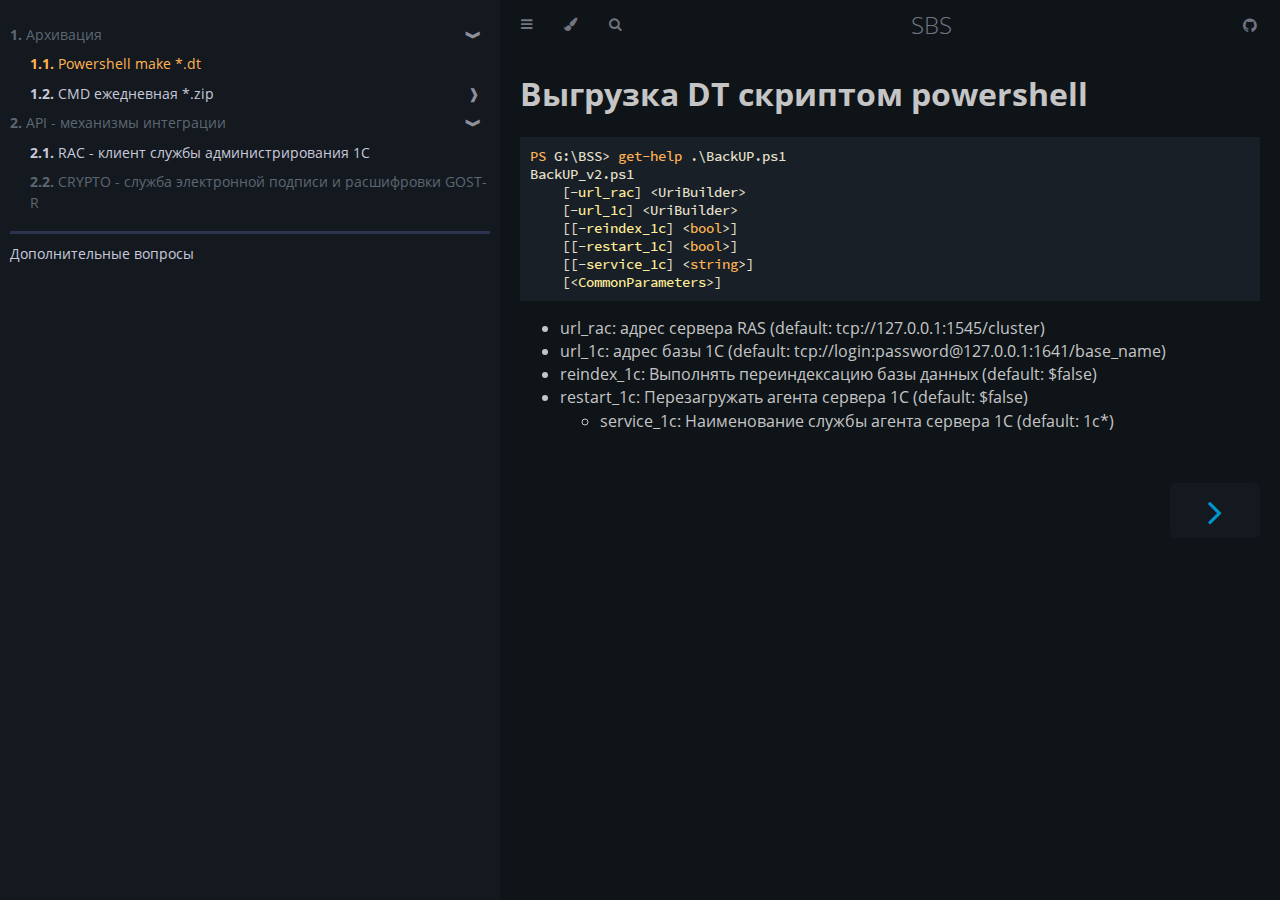
<file: arc/powershell.html>
<!DOCTYPE HTML>
<html lang="ru-RU" class="sidebar-visible no-js ayu">
    <head>
        <!-- Book generated using mdBook -->
        <meta charset="UTF-8">
        <title>Powershell make *.dt - SBS</title>


        <!-- Custom HTML head -->
        
        <meta name="description" content="Подборка документации">
        <meta name="viewport" content="width=device-width, initial-scale=1">
        <meta name="theme-color" content="#ffffff" />

        <link rel="icon" href="../favicon.svg">
        <link rel="shortcut icon" href="../favicon.png">
        <link rel="stylesheet" href="../css/variables.css">
        <link rel="stylesheet" href="../css/general.css">
        <link rel="stylesheet" href="../css/chrome.css">

        <!-- Fonts -->
        <link rel="stylesheet" href="../FontAwesome/css/font-awesome.css">
        <link rel="stylesheet" href="../fonts/fonts.css">

        <!-- Highlight.js Stylesheets -->
        <link rel="stylesheet" href="../highlight.css">
        <link rel="stylesheet" href="../tomorrow-night.css">
        <link rel="stylesheet" href="../ayu-highlight.css">

        <!-- Custom theme stylesheets -->
        <link rel="stylesheet" href="../custom.css">

    </head>
    <body>
        <!-- Provide site root to javascript -->
        <script>
            var path_to_root = "../";
            var default_theme = window.matchMedia("(prefers-color-scheme: dark)").matches ? "ayu" : "ayu";
        </script>

        <!-- Work around some values being stored in localStorage wrapped in quotes -->
        <script>
            try {
                var theme = localStorage.getItem('mdbook-theme');
                var sidebar = localStorage.getItem('mdbook-sidebar');

                if (theme.startsWith('"') && theme.endsWith('"')) {
                    localStorage.setItem('mdbook-theme', theme.slice(1, theme.length - 1));
                }

                if (sidebar.startsWith('"') && sidebar.endsWith('"')) {
                    localStorage.setItem('mdbook-sidebar', sidebar.slice(1, sidebar.length - 1));
                }
            } catch (e) { }
        </script>

        <!-- Set the theme before any content is loaded, prevents flash -->
        <script>
            var theme;
            try { theme = localStorage.getItem('mdbook-theme'); } catch(e) { }
            if (theme === null || theme === undefined) { theme = default_theme; }
            var html = document.querySelector('html');
            html.classList.remove('no-js')
            html.classList.remove('ayu')
            html.classList.add(theme);
            html.classList.add('js');
        </script>

        <!-- Hide / unhide sidebar before it is displayed -->
        <script>
            var html = document.querySelector('html');
            var sidebar = 'hidden';
            if (document.body.clientWidth >= 1080) {
                try { sidebar = localStorage.getItem('mdbook-sidebar'); } catch(e) { }
                sidebar = sidebar || 'visible';
            }
            html.classList.remove('sidebar-visible');
            html.classList.add("sidebar-" + sidebar);
        </script>

        <nav id="sidebar" class="sidebar" aria-label="Table of contents">
            <div class="sidebar-scrollbox">
                <ol class="chapter"><li class="chapter-item expanded "><div><strong aria-hidden="true">1.</strong> Архивация</div><a class="toggle"><div>❱</div></a></li><li><ol class="section"><li class="chapter-item expanded "><a href="../arc/powershell.html" class="active"><strong aria-hidden="true">1.1.</strong> Powershell make *.dt</a></li><li class="chapter-item "><a href="../arc/zip_every_day/index.html"><strong aria-hidden="true">1.2.</strong> CMD ежедневная *.zip</a><a class="toggle"><div>❱</div></a></li><li><ol class="section"><li class="chapter-item "><a href="../arc/zip_every_day/start.html"><strong aria-hidden="true">1.2.1.</strong> start.cmd</a></li><li class="chapter-item "><a href="../arc/zip_every_day/archive.html"><strong aria-hidden="true">1.2.2.</strong> archive.cmd</a></li></ol></li></ol></li><li class="chapter-item expanded "><div><strong aria-hidden="true">2.</strong> API - механизмы интеграции</div><a class="toggle"><div>❱</div></a></li><li><ol class="section"><li class="chapter-item "><a href="../api/rac.html"><strong aria-hidden="true">2.1.</strong> RAC - клиент службы администрирования 1С</a></li><li class="chapter-item "><div><strong aria-hidden="true">2.2.</strong> CRYPTO - служба электронной подписи и расшифровки GOST-R</div></li></ol></li><li class="chapter-item expanded "><li class="part-title"></li><li class="spacer"></li><li class="chapter-item expanded affix "><a href="../index.html">Дополнительные вопросы</a></li></ol>
            </div>
            <div id="sidebar-resize-handle" class="sidebar-resize-handle"></div>
        </nav>

        <div id="page-wrapper" class="page-wrapper">

            <div class="page">
                                <div id="menu-bar-hover-placeholder"></div>
                <div id="menu-bar" class="menu-bar sticky bordered">
                    <div class="left-buttons">
                        <button id="sidebar-toggle" class="icon-button" type="button" title="Toggle Table of Contents" aria-label="Toggle Table of Contents" aria-controls="sidebar">
                            <i class="fa fa-bars"></i>
                        </button>
                        <button id="theme-toggle" class="icon-button" type="button" title="Change theme" aria-label="Change theme" aria-haspopup="true" aria-expanded="false" aria-controls="theme-list">
                            <i class="fa fa-paint-brush"></i>
                        </button>
                        <ul id="theme-list" class="theme-popup" aria-label="Themes" role="menu">
                            <li role="none"><button role="menuitem" class="theme" id="light">Light</button></li>
                            <li role="none"><button role="menuitem" class="theme" id="rust">Rust</button></li>
                            <li role="none"><button role="menuitem" class="theme" id="coal">Coal</button></li>
                            <li role="none"><button role="menuitem" class="theme" id="navy">Navy</button></li>
                            <li role="none"><button role="menuitem" class="theme" id="ayu">Ayu</button></li>
                        </ul>
                        <button id="search-toggle" class="icon-button" type="button" title="Search. (Shortkey: s)" aria-label="Toggle Searchbar" aria-expanded="false" aria-keyshortcuts="S" aria-controls="searchbar">
                            <i class="fa fa-search"></i>
                        </button>
                    </div>

                    <h1 class="menu-title">SBS</h1>

                    <div class="right-buttons">
                        <a href="https://github.com/Albus/BssDocs" title="Git repository" aria-label="Git repository">
                            <i id="git-repository-button" class="fa fa-github"></i>
                        </a>

                    </div>
                </div>

                <div id="search-wrapper" class="hidden">
                    <form id="searchbar-outer" class="searchbar-outer">
                        <input type="search" id="searchbar" name="searchbar" placeholder="Search this book ..." aria-controls="searchresults-outer" aria-describedby="searchresults-header">
                    </form>
                    <div id="searchresults-outer" class="searchresults-outer hidden">
                        <div id="searchresults-header" class="searchresults-header"></div>
                        <ul id="searchresults">
                        </ul>
                    </div>
                </div>

                <!-- Apply ARIA attributes after the sidebar and the sidebar toggle button are added to the DOM -->
                <script>
                    document.getElementById('sidebar-toggle').setAttribute('aria-expanded', sidebar === 'visible');
                    document.getElementById('sidebar').setAttribute('aria-hidden', sidebar !== 'visible');
                    Array.from(document.querySelectorAll('#sidebar a')).forEach(function(link) {
                        link.setAttribute('tabIndex', sidebar === 'visible' ? 0 : -1);
                    });
                </script>

                <div id="content" class="content">
                    <main>
                        <h1 id="Выгрузка-dt-скриптом-powershell"><a class="header" href="#Выгрузка-dt-скриптом-powershell">Выгрузка DT скриптом powershell</a></h1>
<pre><code class="language-powershell">PS G:\BSS&gt; get-help .\BackUP.ps1
BackUP_v2.ps1
	[-url_rac] &lt;UriBuilder&gt;
	[-url_1c] &lt;UriBuilder&gt; 
	[[-reindex_1c] &lt;bool&gt;] 
	[[-restart_1c] &lt;bool&gt;] 
	[[-service_1c] &lt;string&gt;] 
	[&lt;CommonParameters&gt;]
</code></pre>
<ul>
<li>url_rac: адрес сервера RAS (default: tcp://127.0.0.1:1545/cluster)</li>
<li>url_1c: адрес базы 1C	(default: tcp://login:password@127.0.0.1:1641/base_name)</li>
<li>reindex_1c: Выполнять переиндексацию базы данных (default: $false)</li>
<li>restart_1c: Перезагружать агента сервера 1С (default: $false)
<ul>
<li>service_1c: Наименование службы агента сервера 1С (default: 1c*)</li>
</ul>
</li>
</ul>

                    </main>

                    <nav class="nav-wrapper" aria-label="Page navigation">
                        <!-- Mobile navigation buttons -->

                            <a rel="next" href="../arc/zip_every_day/index.html" class="mobile-nav-chapters next" title="Next chapter" aria-label="Next chapter" aria-keyshortcuts="Right">
                                <i class="fa fa-angle-right"></i>
                            </a>

                        <div style="clear: both"></div>
                    </nav>
                </div>
            </div>

            <nav class="nav-wide-wrapper" aria-label="Page navigation">

                    <a rel="next" href="../arc/zip_every_day/index.html" class="nav-chapters next" title="Next chapter" aria-label="Next chapter" aria-keyshortcuts="Right">
                        <i class="fa fa-angle-right"></i>
                    </a>
            </nav>

        </div>




        <script>
            window.playground_copyable = true;
        </script>


        <script src="../elasticlunr.min.js"></script>
        <script src="../mark.min.js"></script>
        <script src="../searcher.js"></script>

        <script src="../clipboard.min.js"></script>
        <script src="../highlight.js"></script>
        <script src="../book.js"></script>

        <!-- Custom JS scripts -->
        <script src="../theme/custom.js"></script>


    </body>
</html>
</file>
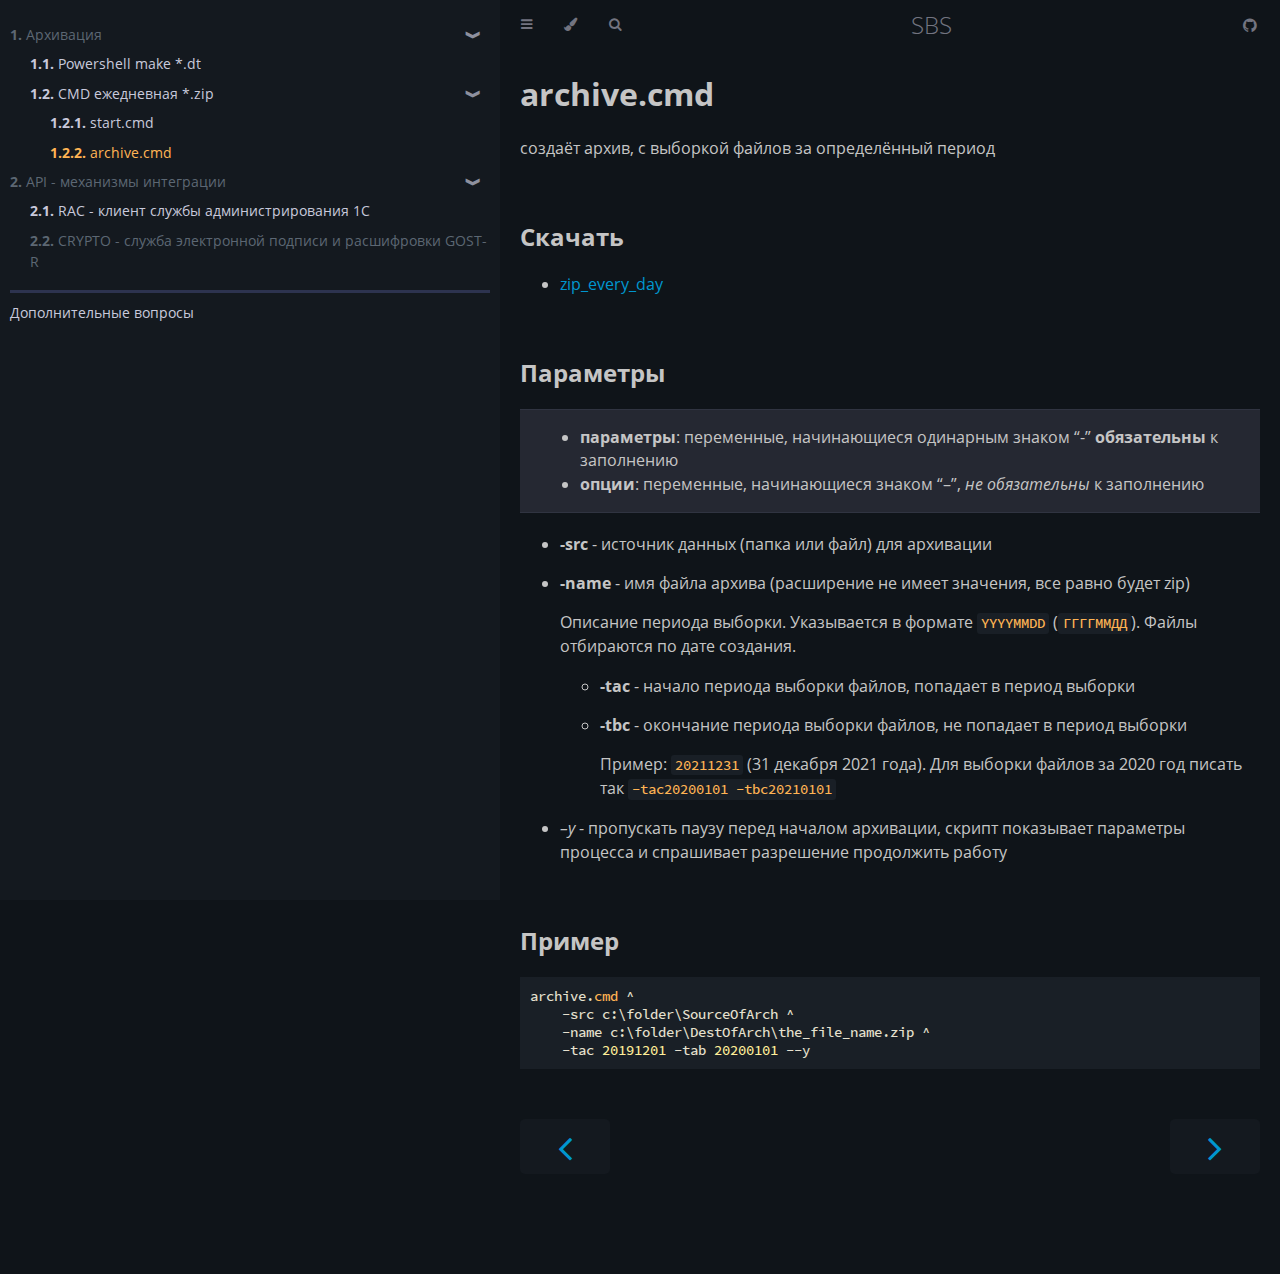
<file: arc/zip_every_day/archive.html>
<!DOCTYPE HTML>
<html lang="ru-RU" class="sidebar-visible no-js ayu">
    <head>
        <!-- Book generated using mdBook -->
        <meta charset="UTF-8">
        <title>archive.cmd - SBS</title>


        <!-- Custom HTML head -->
        
        <meta name="description" content="Подборка документации">
        <meta name="viewport" content="width=device-width, initial-scale=1">
        <meta name="theme-color" content="#ffffff" />

        <link rel="icon" href="../../favicon.svg">
        <link rel="shortcut icon" href="../../favicon.png">
        <link rel="stylesheet" href="../../css/variables.css">
        <link rel="stylesheet" href="../../css/general.css">
        <link rel="stylesheet" href="../../css/chrome.css">

        <!-- Fonts -->
        <link rel="stylesheet" href="../../FontAwesome/css/font-awesome.css">
        <link rel="stylesheet" href="../../fonts/fonts.css">

        <!-- Highlight.js Stylesheets -->
        <link rel="stylesheet" href="../../highlight.css">
        <link rel="stylesheet" href="../../tomorrow-night.css">
        <link rel="stylesheet" href="../../ayu-highlight.css">

        <!-- Custom theme stylesheets -->
        <link rel="stylesheet" href="../../custom.css">

    </head>
    <body>
        <!-- Provide site root to javascript -->
        <script>
            var path_to_root = "../../";
            var default_theme = window.matchMedia("(prefers-color-scheme: dark)").matches ? "ayu" : "ayu";
        </script>

        <!-- Work around some values being stored in localStorage wrapped in quotes -->
        <script>
            try {
                var theme = localStorage.getItem('mdbook-theme');
                var sidebar = localStorage.getItem('mdbook-sidebar');

                if (theme.startsWith('"') && theme.endsWith('"')) {
                    localStorage.setItem('mdbook-theme', theme.slice(1, theme.length - 1));
                }

                if (sidebar.startsWith('"') && sidebar.endsWith('"')) {
                    localStorage.setItem('mdbook-sidebar', sidebar.slice(1, sidebar.length - 1));
                }
            } catch (e) { }
        </script>

        <!-- Set the theme before any content is loaded, prevents flash -->
        <script>
            var theme;
            try { theme = localStorage.getItem('mdbook-theme'); } catch(e) { }
            if (theme === null || theme === undefined) { theme = default_theme; }
            var html = document.querySelector('html');
            html.classList.remove('no-js')
            html.classList.remove('ayu')
            html.classList.add(theme);
            html.classList.add('js');
        </script>

        <!-- Hide / unhide sidebar before it is displayed -->
        <script>
            var html = document.querySelector('html');
            var sidebar = 'hidden';
            if (document.body.clientWidth >= 1080) {
                try { sidebar = localStorage.getItem('mdbook-sidebar'); } catch(e) { }
                sidebar = sidebar || 'visible';
            }
            html.classList.remove('sidebar-visible');
            html.classList.add("sidebar-" + sidebar);
        </script>

        <nav id="sidebar" class="sidebar" aria-label="Table of contents">
            <div class="sidebar-scrollbox">
                <ol class="chapter"><li class="chapter-item expanded "><div><strong aria-hidden="true">1.</strong> Архивация</div><a class="toggle"><div>❱</div></a></li><li><ol class="section"><li class="chapter-item "><a href="../../arc/powershell.html"><strong aria-hidden="true">1.1.</strong> Powershell make *.dt</a></li><li class="chapter-item expanded "><a href="../../arc/zip_every_day/index.html"><strong aria-hidden="true">1.2.</strong> CMD ежедневная *.zip</a><a class="toggle"><div>❱</div></a></li><li><ol class="section"><li class="chapter-item "><a href="../../arc/zip_every_day/start.html"><strong aria-hidden="true">1.2.1.</strong> start.cmd</a></li><li class="chapter-item expanded "><a href="../../arc/zip_every_day/archive.html" class="active"><strong aria-hidden="true">1.2.2.</strong> archive.cmd</a></li></ol></li></ol></li><li class="chapter-item expanded "><div><strong aria-hidden="true">2.</strong> API - механизмы интеграции</div><a class="toggle"><div>❱</div></a></li><li><ol class="section"><li class="chapter-item "><a href="../../api/rac.html"><strong aria-hidden="true">2.1.</strong> RAC - клиент службы администрирования 1С</a></li><li class="chapter-item "><div><strong aria-hidden="true">2.2.</strong> CRYPTO - служба электронной подписи и расшифровки GOST-R</div></li></ol></li><li class="chapter-item expanded "><li class="part-title"></li><li class="spacer"></li><li class="chapter-item expanded affix "><a href="../../index.html">Дополнительные вопросы</a></li></ol>
            </div>
            <div id="sidebar-resize-handle" class="sidebar-resize-handle"></div>
        </nav>

        <div id="page-wrapper" class="page-wrapper">

            <div class="page">
                                <div id="menu-bar-hover-placeholder"></div>
                <div id="menu-bar" class="menu-bar sticky bordered">
                    <div class="left-buttons">
                        <button id="sidebar-toggle" class="icon-button" type="button" title="Toggle Table of Contents" aria-label="Toggle Table of Contents" aria-controls="sidebar">
                            <i class="fa fa-bars"></i>
                        </button>
                        <button id="theme-toggle" class="icon-button" type="button" title="Change theme" aria-label="Change theme" aria-haspopup="true" aria-expanded="false" aria-controls="theme-list">
                            <i class="fa fa-paint-brush"></i>
                        </button>
                        <ul id="theme-list" class="theme-popup" aria-label="Themes" role="menu">
                            <li role="none"><button role="menuitem" class="theme" id="light">Light</button></li>
                            <li role="none"><button role="menuitem" class="theme" id="rust">Rust</button></li>
                            <li role="none"><button role="menuitem" class="theme" id="coal">Coal</button></li>
                            <li role="none"><button role="menuitem" class="theme" id="navy">Navy</button></li>
                            <li role="none"><button role="menuitem" class="theme" id="ayu">Ayu</button></li>
                        </ul>
                        <button id="search-toggle" class="icon-button" type="button" title="Search. (Shortkey: s)" aria-label="Toggle Searchbar" aria-expanded="false" aria-keyshortcuts="S" aria-controls="searchbar">
                            <i class="fa fa-search"></i>
                        </button>
                    </div>

                    <h1 class="menu-title">SBS</h1>

                    <div class="right-buttons">
                        <a href="https://github.com/Albus/BssDocs" title="Git repository" aria-label="Git repository">
                            <i id="git-repository-button" class="fa fa-github"></i>
                        </a>

                    </div>
                </div>

                <div id="search-wrapper" class="hidden">
                    <form id="searchbar-outer" class="searchbar-outer">
                        <input type="search" id="searchbar" name="searchbar" placeholder="Search this book ..." aria-controls="searchresults-outer" aria-describedby="searchresults-header">
                    </form>
                    <div id="searchresults-outer" class="searchresults-outer hidden">
                        <div id="searchresults-header" class="searchresults-header"></div>
                        <ul id="searchresults">
                        </ul>
                    </div>
                </div>

                <!-- Apply ARIA attributes after the sidebar and the sidebar toggle button are added to the DOM -->
                <script>
                    document.getElementById('sidebar-toggle').setAttribute('aria-expanded', sidebar === 'visible');
                    document.getElementById('sidebar').setAttribute('aria-hidden', sidebar !== 'visible');
                    Array.from(document.querySelectorAll('#sidebar a')).forEach(function(link) {
                        link.setAttribute('tabIndex', sidebar === 'visible' ? 0 : -1);
                    });
                </script>

                <div id="content" class="content">
                    <main>
                        <h1 id="archivecmd"><a class="header" href="#archivecmd">archive.cmd</a></h1>
<p>создаёт архив, с выборкой файлов за определённый период</p>
<h2 id="Скачать"><a class="header" href="#Скачать">Скачать</a></h2>
<ul>
<li><a href="https://github.com/Albus/zip_every_day/releases/latest">zip_every_day</a></li>
</ul>
<h2 id="Параметры"><a class="header" href="#Параметры">Параметры</a></h2>
<blockquote>
<ul>
<li><strong>параметры</strong>: переменные, начинающиеся одинарным знаком “-” <strong>обязательны</strong> к заполнению</li>
<li><strong>опции</strong>: переменные, начинающиеся знаком “–”, <em>не обязательны</em> к заполнению</li>
</ul>
</blockquote>
<ul>
<li>
<p><strong>-src</strong> - источник данных (папка или файл) для архивации</p>
</li>
<li>
<p><strong>-name</strong> - имя файла архива (расширение не имеет значения, все равно будет zip)</p>
<p>Описание периода выборки. Указывается в формате <code>YYYYMMDD</code> (<code>ГГГГММДД</code>). Файлы отбираются по дате создания.</p>
<ul>
<li>
<p><strong>-tac</strong> - начало периода выборки файлов, попадает в период выборки</p>
</li>
<li>
<p><strong>-tbc</strong> - окончание периода выборки файлов, не попадает в период выборки</p>
<p>Пример: <code>20211231</code> (31 декабря 2021 года).
Для выборки файлов за 2020 год писать так <code>-tac20200101 -tbc20210101</code></p>
</li>
</ul>
</li>
<li>
<p><em>–y</em> - пропускать паузу перед началом архивации, скрипт показывает параметры процесса и спрашивает разрешение продолжить работу</p>
</li>
</ul>
<h2 id="Пример"><a class="header" href="#Пример">Пример</a></h2>
<pre><code class="language-dos no_run noplayground">archive.cmd ^
    -src c:\folder\SourceOfArch ^
    -name c:\folder\DestOfArch\the_file_name.zip ^
    -tac 20191201 -tab 20200101 --y
</code></pre>

                    </main>

                    <nav class="nav-wrapper" aria-label="Page navigation">
                        <!-- Mobile navigation buttons -->
                            <a rel="prev" href="../../arc/zip_every_day/start.html" class="mobile-nav-chapters previous" title="Previous chapter" aria-label="Previous chapter" aria-keyshortcuts="Left">
                                <i class="fa fa-angle-left"></i>
                            </a>

                            <a rel="next" href="../../api/rac.html" class="mobile-nav-chapters next" title="Next chapter" aria-label="Next chapter" aria-keyshortcuts="Right">
                                <i class="fa fa-angle-right"></i>
                            </a>

                        <div style="clear: both"></div>
                    </nav>
                </div>
            </div>

            <nav class="nav-wide-wrapper" aria-label="Page navigation">
                    <a rel="prev" href="../../arc/zip_every_day/start.html" class="nav-chapters previous" title="Previous chapter" aria-label="Previous chapter" aria-keyshortcuts="Left">
                        <i class="fa fa-angle-left"></i>
                    </a>

                    <a rel="next" href="../../api/rac.html" class="nav-chapters next" title="Next chapter" aria-label="Next chapter" aria-keyshortcuts="Right">
                        <i class="fa fa-angle-right"></i>
                    </a>
            </nav>

        </div>




        <script>
            window.playground_copyable = true;
        </script>


        <script src="../../elasticlunr.min.js"></script>
        <script src="../../mark.min.js"></script>
        <script src="../../searcher.js"></script>

        <script src="../../clipboard.min.js"></script>
        <script src="../../highlight.js"></script>
        <script src="../../book.js"></script>

        <!-- Custom JS scripts -->
        <script src="../../theme/custom.js"></script>


    </body>
</html>
</file>
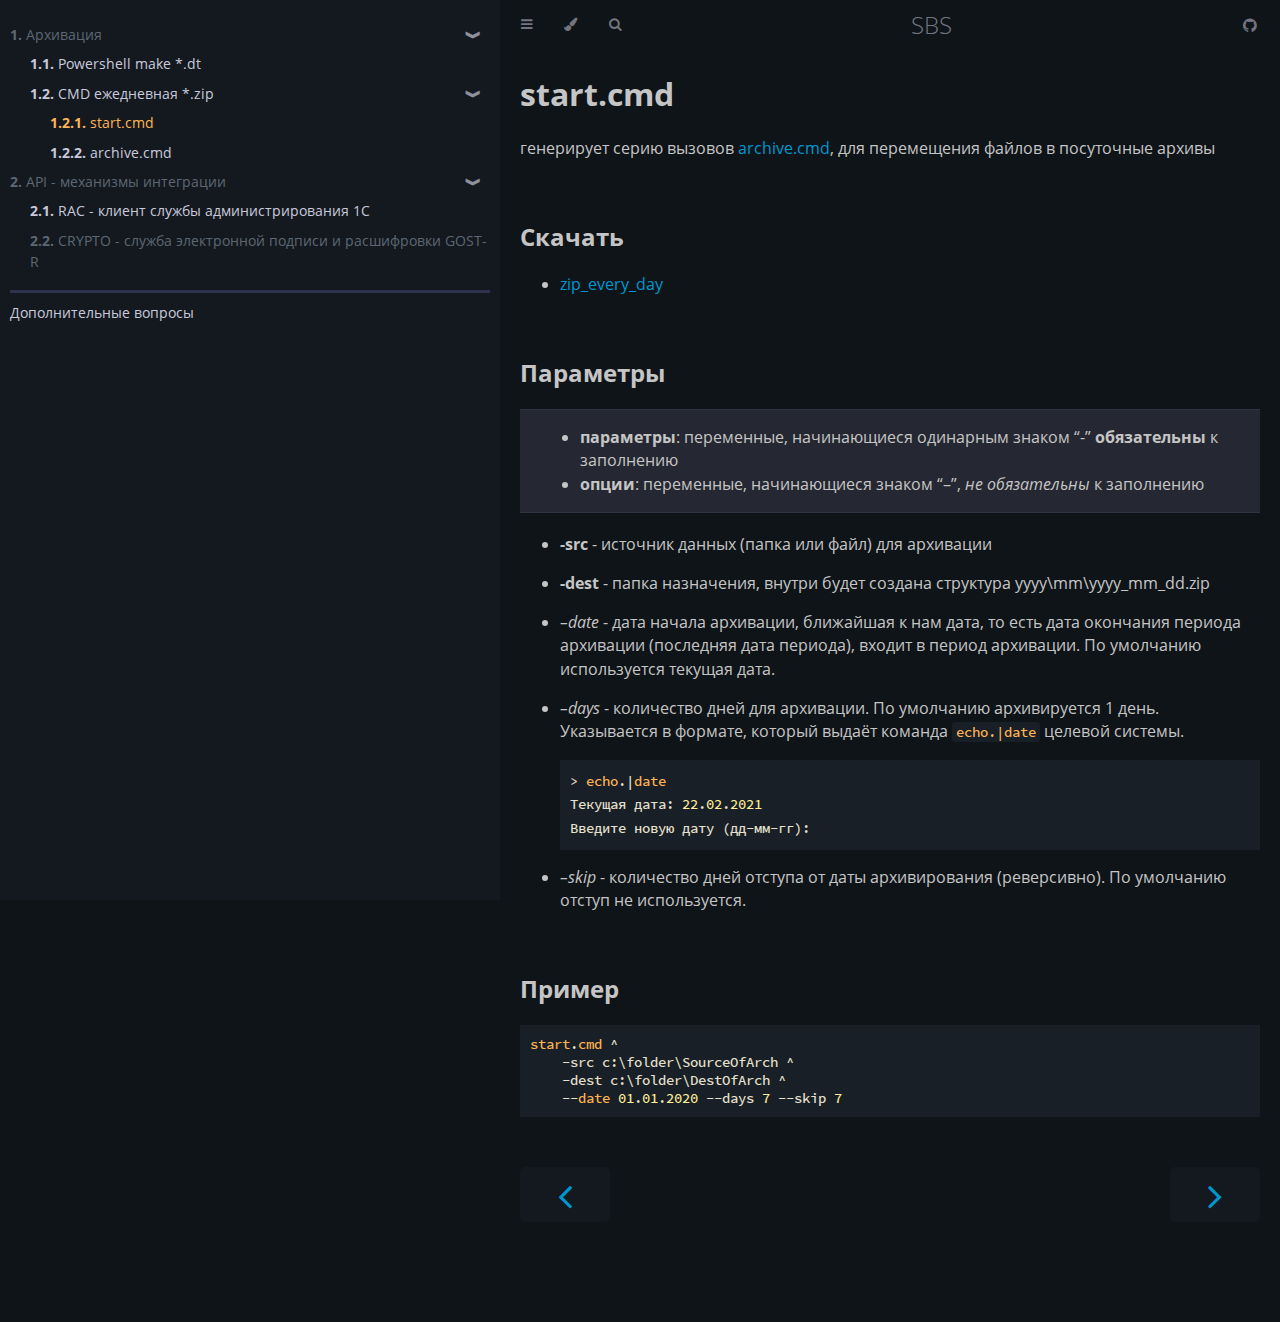
<file: arc/zip_every_day/start.html>
<!DOCTYPE HTML>
<html lang="ru-RU" class="sidebar-visible no-js ayu">
    <head>
        <!-- Book generated using mdBook -->
        <meta charset="UTF-8">
        <title>start.cmd - SBS</title>


        <!-- Custom HTML head -->
        
        <meta name="description" content="Подборка документации">
        <meta name="viewport" content="width=device-width, initial-scale=1">
        <meta name="theme-color" content="#ffffff" />

        <link rel="icon" href="../../favicon.svg">
        <link rel="shortcut icon" href="../../favicon.png">
        <link rel="stylesheet" href="../../css/variables.css">
        <link rel="stylesheet" href="../../css/general.css">
        <link rel="stylesheet" href="../../css/chrome.css">

        <!-- Fonts -->
        <link rel="stylesheet" href="../../FontAwesome/css/font-awesome.css">
        <link rel="stylesheet" href="../../fonts/fonts.css">

        <!-- Highlight.js Stylesheets -->
        <link rel="stylesheet" href="../../highlight.css">
        <link rel="stylesheet" href="../../tomorrow-night.css">
        <link rel="stylesheet" href="../../ayu-highlight.css">

        <!-- Custom theme stylesheets -->
        <link rel="stylesheet" href="../../custom.css">

    </head>
    <body>
        <!-- Provide site root to javascript -->
        <script>
            var path_to_root = "../../";
            var default_theme = window.matchMedia("(prefers-color-scheme: dark)").matches ? "ayu" : "ayu";
        </script>

        <!-- Work around some values being stored in localStorage wrapped in quotes -->
        <script>
            try {
                var theme = localStorage.getItem('mdbook-theme');
                var sidebar = localStorage.getItem('mdbook-sidebar');

                if (theme.startsWith('"') && theme.endsWith('"')) {
                    localStorage.setItem('mdbook-theme', theme.slice(1, theme.length - 1));
                }

                if (sidebar.startsWith('"') && sidebar.endsWith('"')) {
                    localStorage.setItem('mdbook-sidebar', sidebar.slice(1, sidebar.length - 1));
                }
            } catch (e) { }
        </script>

        <!-- Set the theme before any content is loaded, prevents flash -->
        <script>
            var theme;
            try { theme = localStorage.getItem('mdbook-theme'); } catch(e) { }
            if (theme === null || theme === undefined) { theme = default_theme; }
            var html = document.querySelector('html');
            html.classList.remove('no-js')
            html.classList.remove('ayu')
            html.classList.add(theme);
            html.classList.add('js');
        </script>

        <!-- Hide / unhide sidebar before it is displayed -->
        <script>
            var html = document.querySelector('html');
            var sidebar = 'hidden';
            if (document.body.clientWidth >= 1080) {
                try { sidebar = localStorage.getItem('mdbook-sidebar'); } catch(e) { }
                sidebar = sidebar || 'visible';
            }
            html.classList.remove('sidebar-visible');
            html.classList.add("sidebar-" + sidebar);
        </script>

        <nav id="sidebar" class="sidebar" aria-label="Table of contents">
            <div class="sidebar-scrollbox">
                <ol class="chapter"><li class="chapter-item expanded "><div><strong aria-hidden="true">1.</strong> Архивация</div><a class="toggle"><div>❱</div></a></li><li><ol class="section"><li class="chapter-item "><a href="../../arc/powershell.html"><strong aria-hidden="true">1.1.</strong> Powershell make *.dt</a></li><li class="chapter-item expanded "><a href="../../arc/zip_every_day/index.html"><strong aria-hidden="true">1.2.</strong> CMD ежедневная *.zip</a><a class="toggle"><div>❱</div></a></li><li><ol class="section"><li class="chapter-item expanded "><a href="../../arc/zip_every_day/start.html" class="active"><strong aria-hidden="true">1.2.1.</strong> start.cmd</a></li><li class="chapter-item "><a href="../../arc/zip_every_day/archive.html"><strong aria-hidden="true">1.2.2.</strong> archive.cmd</a></li></ol></li></ol></li><li class="chapter-item expanded "><div><strong aria-hidden="true">2.</strong> API - механизмы интеграции</div><a class="toggle"><div>❱</div></a></li><li><ol class="section"><li class="chapter-item "><a href="../../api/rac.html"><strong aria-hidden="true">2.1.</strong> RAC - клиент службы администрирования 1С</a></li><li class="chapter-item "><div><strong aria-hidden="true">2.2.</strong> CRYPTO - служба электронной подписи и расшифровки GOST-R</div></li></ol></li><li class="chapter-item expanded "><li class="part-title"></li><li class="spacer"></li><li class="chapter-item expanded affix "><a href="../../index.html">Дополнительные вопросы</a></li></ol>
            </div>
            <div id="sidebar-resize-handle" class="sidebar-resize-handle"></div>
        </nav>

        <div id="page-wrapper" class="page-wrapper">

            <div class="page">
                                <div id="menu-bar-hover-placeholder"></div>
                <div id="menu-bar" class="menu-bar sticky bordered">
                    <div class="left-buttons">
                        <button id="sidebar-toggle" class="icon-button" type="button" title="Toggle Table of Contents" aria-label="Toggle Table of Contents" aria-controls="sidebar">
                            <i class="fa fa-bars"></i>
                        </button>
                        <button id="theme-toggle" class="icon-button" type="button" title="Change theme" aria-label="Change theme" aria-haspopup="true" aria-expanded="false" aria-controls="theme-list">
                            <i class="fa fa-paint-brush"></i>
                        </button>
                        <ul id="theme-list" class="theme-popup" aria-label="Themes" role="menu">
                            <li role="none"><button role="menuitem" class="theme" id="light">Light</button></li>
                            <li role="none"><button role="menuitem" class="theme" id="rust">Rust</button></li>
                            <li role="none"><button role="menuitem" class="theme" id="coal">Coal</button></li>
                            <li role="none"><button role="menuitem" class="theme" id="navy">Navy</button></li>
                            <li role="none"><button role="menuitem" class="theme" id="ayu">Ayu</button></li>
                        </ul>
                        <button id="search-toggle" class="icon-button" type="button" title="Search. (Shortkey: s)" aria-label="Toggle Searchbar" aria-expanded="false" aria-keyshortcuts="S" aria-controls="searchbar">
                            <i class="fa fa-search"></i>
                        </button>
                    </div>

                    <h1 class="menu-title">SBS</h1>

                    <div class="right-buttons">
                        <a href="https://github.com/Albus/BssDocs" title="Git repository" aria-label="Git repository">
                            <i id="git-repository-button" class="fa fa-github"></i>
                        </a>

                    </div>
                </div>

                <div id="search-wrapper" class="hidden">
                    <form id="searchbar-outer" class="searchbar-outer">
                        <input type="search" id="searchbar" name="searchbar" placeholder="Search this book ..." aria-controls="searchresults-outer" aria-describedby="searchresults-header">
                    </form>
                    <div id="searchresults-outer" class="searchresults-outer hidden">
                        <div id="searchresults-header" class="searchresults-header"></div>
                        <ul id="searchresults">
                        </ul>
                    </div>
                </div>

                <!-- Apply ARIA attributes after the sidebar and the sidebar toggle button are added to the DOM -->
                <script>
                    document.getElementById('sidebar-toggle').setAttribute('aria-expanded', sidebar === 'visible');
                    document.getElementById('sidebar').setAttribute('aria-hidden', sidebar !== 'visible');
                    Array.from(document.querySelectorAll('#sidebar a')).forEach(function(link) {
                        link.setAttribute('tabIndex', sidebar === 'visible' ? 0 : -1);
                    });
                </script>

                <div id="content" class="content">
                    <main>
                        <h1 id="startcmd"><a class="header" href="#startcmd">start.cmd</a></h1>
<p>генерирует серию вызовов <a href="archive.html">archive.cmd</a>, для перемещения файлов в посуточные архивы </p>
<h2 id="Скачать"><a class="header" href="#Скачать">Скачать</a></h2>
<ul>
<li><a href="https://github.com/Albus/zip_every_day/releases/latest">zip_every_day</a></li>
</ul>
<h2 id="Параметры"><a class="header" href="#Параметры">Параметры</a></h2>
<blockquote>
<ul>
<li><strong>параметры</strong>: переменные, начинающиеся одинарным знаком “-” <strong>обязательны</strong> к заполнению</li>
<li><strong>опции</strong>: переменные, начинающиеся знаком “–”, <em>не обязательны</em> к заполнению</li>
</ul>
</blockquote>
<ul>
<li>
<p><strong>-src</strong> - источник данных (папка или файл) для архивации</p>
</li>
<li>
<p><strong>-dest</strong> - папка назначения, внутри будет создана структура yyyy\mm\yyyy_mm_dd.zip</p>
</li>
<li>
<p><em>–date</em> - дата начала архивации, ближайшая к нам дата, то есть дата окончания периода архивации
(последняя дата периода), входит в период архивации.
По умолчанию используется текущая дата.</p>
</li>
<li>
<p><em>–days</em> - количество дней для архивации.
По умолчанию архивируется 1 день.
Указывается в формате, который выдаёт команда <code>echo.|date</code> целевой системы.</p>
<pre><code class="language-dos no_run noplayground">&gt; echo.|date
Текущая дата: 22.02.2021
Введите новую дату (дд-мм-гг):
</code></pre>
</li>
<li>
<p><em>–skip</em> - количество дней отступа от даты архивирования (реверсивно).
По умолчанию отступ не используется.</p>
</li>
</ul>
<h2 id="Пример"><a class="header" href="#Пример">Пример</a></h2>
<pre><code class="language-dos no_run noplayground">start.cmd ^
    -src c:\folder\SourceOfArch ^
    -dest c:\folder\DestOfArch ^
    --date 01.01.2020 --days 7 --skip 7
</code></pre>

                    </main>

                    <nav class="nav-wrapper" aria-label="Page navigation">
                        <!-- Mobile navigation buttons -->
                            <a rel="prev" href="../../arc/zip_every_day/index.html" class="mobile-nav-chapters previous" title="Previous chapter" aria-label="Previous chapter" aria-keyshortcuts="Left">
                                <i class="fa fa-angle-left"></i>
                            </a>

                            <a rel="next" href="../../arc/zip_every_day/archive.html" class="mobile-nav-chapters next" title="Next chapter" aria-label="Next chapter" aria-keyshortcuts="Right">
                                <i class="fa fa-angle-right"></i>
                            </a>

                        <div style="clear: both"></div>
                    </nav>
                </div>
            </div>

            <nav class="nav-wide-wrapper" aria-label="Page navigation">
                    <a rel="prev" href="../../arc/zip_every_day/index.html" class="nav-chapters previous" title="Previous chapter" aria-label="Previous chapter" aria-keyshortcuts="Left">
                        <i class="fa fa-angle-left"></i>
                    </a>

                    <a rel="next" href="../../arc/zip_every_day/archive.html" class="nav-chapters next" title="Next chapter" aria-label="Next chapter" aria-keyshortcuts="Right">
                        <i class="fa fa-angle-right"></i>
                    </a>
            </nav>

        </div>




        <script>
            window.playground_copyable = true;
        </script>


        <script src="../../elasticlunr.min.js"></script>
        <script src="../../mark.min.js"></script>
        <script src="../../searcher.js"></script>

        <script src="../../clipboard.min.js"></script>
        <script src="../../highlight.js"></script>
        <script src="../../book.js"></script>

        <!-- Custom JS scripts -->
        <script src="../../theme/custom.js"></script>


    </body>
</html>
</file>
<file: css/variables.css>
/* Globals */

:root {
    --sidebar-width: 300px;
    --page-padding: 15px;
    --content-max-width: 750px;
    --menu-bar-height: 50px;
    --mono-font: "Source Code Pro", Consolas, "Ubuntu Mono", Menlo, "DejaVu Sans Mono", monospace, monospace;
    --code-font-size: 0.875em /* please adjust the ace font size accordingly in editor.js */
}

/* Themes */

.ayu {
    --bg: hsl(210, 25%, 8%);
    --fg: #c5c5c5;

    --sidebar-bg: #14191f;
    --sidebar-fg: #c8c9db;
    --sidebar-non-existant: #5c6773;
    --sidebar-active: #ffb454;
    --sidebar-spacer: #2d334f;

    --scrollbar: var(--sidebar-fg);

    --icons: #737480;
    --icons-hover: #b7b9cc;

    --links: #0096cf;

    --inline-code-color: #ffb454;

    --theme-popup-bg: #14191f;
    --theme-popup-border: #5c6773;
    --theme-hover: #191f26;

    --quote-bg: hsl(226, 15%, 17%);
    --quote-border: hsl(226, 15%, 22%);

    --table-border-color: hsl(210, 25%, 13%);
    --table-header-bg: hsl(210, 25%, 28%);
    --table-alternate-bg: hsl(210, 25%, 11%);

    --searchbar-border-color: #848484;
    --searchbar-bg: #424242;
    --searchbar-fg: #fff;
    --searchbar-shadow-color: #d4c89f;
    --searchresults-header-fg: #666;
    --searchresults-border-color: #888;
    --searchresults-li-bg: #252932;
    --search-mark-bg: #e3b171;
}

.coal {
    --bg: hsl(200, 7%, 8%);
    --fg: #98a3ad;

    --sidebar-bg: #292c2f;
    --sidebar-fg: #a1adb8;
    --sidebar-non-existant: #505254;
    --sidebar-active: #3473ad;
    --sidebar-spacer: #393939;

    --scrollbar: var(--sidebar-fg);

    --icons: #43484d;
    --icons-hover: #b3c0cc;

    --links: #2b79a2;

    --inline-code-color: #c5c8c6;

    --theme-popup-bg: #141617;
    --theme-popup-border: #43484d;
    --theme-hover: #1f2124;

    --quote-bg: hsl(234, 21%, 18%);
    --quote-border: hsl(234, 21%, 23%);

    --table-border-color: hsl(200, 7%, 13%);
    --table-header-bg: hsl(200, 7%, 28%);
    --table-alternate-bg: hsl(200, 7%, 11%);

    --searchbar-border-color: #aaa;
    --searchbar-bg: #b7b7b7;
    --searchbar-fg: #000;
    --searchbar-shadow-color: #aaa;
    --searchresults-header-fg: #666;
    --searchresults-border-color: #98a3ad;
    --searchresults-li-bg: #2b2b2f;
    --search-mark-bg: #355c7d;
}

.light {
    --bg: hsl(0, 0%, 100%);
    --fg: hsl(0, 0%, 0%);

    --sidebar-bg: #fafafa;
    --sidebar-fg: hsl(0, 0%, 0%);
    --sidebar-non-existant: #aaaaaa;
    --sidebar-active: #1f1fff;
    --sidebar-spacer: #f4f4f4;

    --scrollbar: #8F8F8F;

    --icons: #747474;
    --icons-hover: #000000;

    --links: #20609f;

    --inline-code-color: #301900;

    --theme-popup-bg: #fafafa;
    --theme-popup-border: #cccccc;
    --theme-hover: #e6e6e6;

    --quote-bg: hsl(197, 37%, 96%);
    --quote-border: hsl(197, 37%, 91%);

    --table-border-color: hsl(0, 0%, 95%);
    --table-header-bg: hsl(0, 0%, 80%);
    --table-alternate-bg: hsl(0, 0%, 97%);

    --searchbar-border-color: #aaa;
    --searchbar-bg: #fafafa;
    --searchbar-fg: #000;
    --searchbar-shadow-color: #aaa;
    --searchresults-header-fg: #666;
    --searchresults-border-color: #888;
    --searchresults-li-bg: #e4f2fe;
    --search-mark-bg: #a2cff5;
}

.navy {
    --bg: hsl(226, 23%, 11%);
    --fg: #bcbdd0;

    --sidebar-bg: #282d3f;
    --sidebar-fg: #c8c9db;
    --sidebar-non-existant: #505274;
    --sidebar-active: #2b79a2;
    --sidebar-spacer: #2d334f;

    --scrollbar: var(--sidebar-fg);

    --icons: #737480;
    --icons-hover: #b7b9cc;

    --links: #2b79a2;

    --inline-code-color: #c5c8c6;

    --theme-popup-bg: #161923;
    --theme-popup-border: #737480;
    --theme-hover: #282e40;

    --quote-bg: hsl(226, 15%, 17%);
    --quote-border: hsl(226, 15%, 22%);

    --table-border-color: hsl(226, 23%, 16%);
    --table-header-bg: hsl(226, 23%, 31%);
    --table-alternate-bg: hsl(226, 23%, 14%);

    --searchbar-border-color: #aaa;
    --searchbar-bg: #aeaec6;
    --searchbar-fg: #000;
    --searchbar-shadow-color: #aaa;
    --searchresults-header-fg: #5f5f71;
    --searchresults-border-color: #5c5c68;
    --searchresults-li-bg: #242430;
    --search-mark-bg: #a2cff5;
}

.rust {
    --bg: hsl(60, 9%, 87%);
    --fg: #262625;

    --sidebar-bg: #3b2e2a;
    --sidebar-fg: #c8c9db;
    --sidebar-non-existant: #505254;
    --sidebar-active: #e69f67;
    --sidebar-spacer: #45373a;

    --scrollbar: var(--sidebar-fg);

    --icons: #737480;
    --icons-hover: #262625;

    --links: #2b79a2;

    --inline-code-color: #6e6b5e;

    --theme-popup-bg: #e1e1db;
    --theme-popup-border: #b38f6b;
    --theme-hover: #99908a;

    --quote-bg: hsl(60, 5%, 75%);
    --quote-border: hsl(60, 5%, 70%);

    --table-border-color: hsl(60, 9%, 82%);
    --table-header-bg: #b3a497;
    --table-alternate-bg: hsl(60, 9%, 84%);

    --searchbar-border-color: #aaa;
    --searchbar-bg: #fafafa;
    --searchbar-fg: #000;
    --searchbar-shadow-color: #aaa;
    --searchresults-header-fg: #666;
    --searchresults-border-color: #888;
    --searchresults-li-bg: #dec2a2;
    --search-mark-bg: #e69f67;
}

@media (prefers-color-scheme: dark) {
    .light.no-js {
        --bg: hsl(200, 7%, 8%);
        --fg: #98a3ad;

        --sidebar-bg: #292c2f;
        --sidebar-fg: #a1adb8;
        --sidebar-non-existant: #505254;
        --sidebar-active: #3473ad;
        --sidebar-spacer: #393939;

        --scrollbar: var(--sidebar-fg);

        --icons: #43484d;
        --icons-hover: #b3c0cc;

        --links: #2b79a2;

        --inline-code-color: #c5c8c6;

        --theme-popup-bg: #141617;
        --theme-popup-border: #43484d;
        --theme-hover: #1f2124;

        --quote-bg: hsl(234, 21%, 18%);
        --quote-border: hsl(234, 21%, 23%);

        --table-border-color: hsl(200, 7%, 13%);
        --table-header-bg: hsl(200, 7%, 28%);
        --table-alternate-bg: hsl(200, 7%, 11%);

        --searchbar-border-color: #aaa;
        --searchbar-bg: #b7b7b7;
        --searchbar-fg: #000;
        --searchbar-shadow-color: #aaa;
        --searchresults-header-fg: #666;
        --searchresults-border-color: #98a3ad;
        --searchresults-li-bg: #2b2b2f;
        --search-mark-bg: #355c7d;
    }
}
</file>
<file: css/general.css>
/* Base styles and content styles */

@import 'variables.css';

:root {
    /* Browser default font-size is 16px, this way 1 rem = 10px */
    font-size: 62.5%;
}

html {
    font-family: "Open Sans", sans-serif;
    color: var(--fg);
    background-color: var(--bg);
    text-size-adjust: none;
    -webkit-text-size-adjust: none;
}

body {
    margin: 0;
    font-size: 1.6rem;
    overflow-x: hidden;
}

code {
    font-family: var(--mono-font) !important;
    font-size: var(--code-font-size);
}

/* make long words/inline code not x overflow */
main {
    overflow-wrap: break-word;
}

/* make wide tables scroll if they overflow */
.table-wrapper {
    overflow-x: auto;
}

/* Don't change font size in headers. */
h1 code, h2 code, h3 code, h4 code, h5 code, h6 code {
    font-size: unset;
}

.left { float: left; }
.right { float: right; }
.boring { opacity: 0.6; }
.hide-boring .boring { display: none; }
.hidden { display: none !important; }

h2, h3 { margin-top: 2.5em; }
h4, h5 { margin-top: 2em; }

.header + .header h3,
.header + .header h4,
.header + .header h5 {
    margin-top: 1em;
}

h1:target::before,
h2:target::before,
h3:target::before,
h4:target::before,
h5:target::before,
h6:target::before {
    display: inline-block;
    content: "»";
    margin-left: -30px;
    width: 30px;
}

/* This is broken on Safari as of version 14, but is fixed
   in Safari Technology Preview 117 which I think will be Safari 14.2.
   https://bugs.webkit.org/show_bug.cgi?id=218076
*/
:target {
    scroll-margin-top: calc(var(--menu-bar-height) + 0.5em);
}

.page {
    outline: 0;
    padding: 0 var(--page-padding);
    margin-top: calc(0px - var(--menu-bar-height)); /* Compensate for the #menu-bar-hover-placeholder */
}
.page-wrapper {
    box-sizing: border-box;
}
.js:not(.sidebar-resizing) .page-wrapper {
    transition: margin-left 0.3s ease, transform 0.3s ease; /* Animation: slide away */
}

.content {
    overflow-y: auto;
    padding: 0 5px 50px 5px;
}
.content main {
    margin-left: auto;
    margin-right: auto;
    max-width: var(--content-max-width);
}
.content p { line-height: 1.45em; }
.content ol { line-height: 1.45em; }
.content ul { line-height: 1.45em; }
.content a { text-decoration: none; }
.content a:hover { text-decoration: underline; }
.content img, .content video { max-width: 100%; }
.content .header:link,
.content .header:visited {
    color: var(--fg);
}
.content .header:link,
.content .header:visited:hover {
    text-decoration: none;
}

table {
    margin: 0 auto;
    border-collapse: collapse;
}
table td {
    padding: 3px 20px;
    border: 1px var(--table-border-color) solid;
}
table thead {
    background: var(--table-header-bg);
}
table thead td {
    font-weight: 700;
    border: none;
}
table thead th {
    padding: 3px 20px;
}
table thead tr {
    border: 1px var(--table-header-bg) solid;
}
/* Alternate background colors for rows */
table tbody tr:nth-child(2n) {
    background: var(--table-alternate-bg);
}


blockquote {
    margin: 20px 0;
    padding: 0 20px;
    color: var(--fg);
    background-color: var(--quote-bg);
    border-top: .1em solid var(--quote-border);
    border-bottom: .1em solid var(--quote-border);
}

kbd {
    background-color: var(--table-border-color);
    border-radius: 4px;
    border: solid 1px var(--theme-popup-border);
    box-shadow: inset 0 -1px 0 var(--theme-hover);
    display: inline-block;
    font-size: var(--code-font-size);
    font-family: var(--mono-font);
    line-height: 10px;
    padding: 4px 5px;
    vertical-align: middle;
}

:not(.footnote-definition) + .footnote-definition,
.footnote-definition + :not(.footnote-definition) {
    margin-top: 2em;
}
.footnote-definition {
    font-size: 0.9em;
    margin: 0.5em 0;
}
.footnote-definition p {
    display: inline;
}

.tooltiptext {
    position: absolute;
    visibility: hidden;
    color: #fff;
    background-color: #333;
    transform: translateX(-50%); /* Center by moving tooltip 50% of its width left */
    left: -8px; /* Half of the width of the icon */
    top: -35px;
    font-size: 0.8em;
    text-align: center;
    border-radius: 6px;
    padding: 5px 8px;
    margin: 5px;
    z-index: 1000;
}
.tooltipped .tooltiptext {
    visibility: visible;
}

.chapter li.part-title {
    color: var(--sidebar-fg);
    margin: 5px 0px;
    font-weight: bold;
}

.result-no-output {
    font-style: italic;
}
</file>
<file: css/chrome.css>
/* CSS for UI elements (a.k.a. chrome) */

@import 'variables.css';

::-webkit-scrollbar {
    background: var(--bg);
}
::-webkit-scrollbar-thumb {
    background: var(--scrollbar);
}
html {
    scrollbar-color: var(--scrollbar) var(--bg);
}
#searchresults a,
.content a:link,
a:visited,
a > .hljs {
    color: var(--links);
}

/* Menu Bar */

#menu-bar,
#menu-bar-hover-placeholder {
    z-index: 101;
    margin: auto calc(0px - var(--page-padding));
}
#menu-bar {
    position: relative;
    display: flex;
    flex-wrap: wrap;
    background-color: var(--bg);
    border-bottom-color: var(--bg);
    border-bottom-width: 1px;
    border-bottom-style: solid;
}
#menu-bar.sticky,
.js #menu-bar-hover-placeholder:hover + #menu-bar,
.js #menu-bar:hover,
.js.sidebar-visible #menu-bar {
    position: -webkit-sticky;
    position: sticky;
    top: 0 !important;
}
#menu-bar-hover-placeholder {
    position: sticky;
    position: -webkit-sticky;
    top: 0;
    height: var(--menu-bar-height);
}
#menu-bar.bordered {
    border-bottom-color: var(--table-border-color);
}
#menu-bar i, #menu-bar .icon-button {
    position: relative;
    padding: 0 8px;
    z-index: 10;
    line-height: var(--menu-bar-height);
    cursor: pointer;
    transition: color 0.5s;
}
@media only screen and (max-width: 420px) {
    #menu-bar i, #menu-bar .icon-button {
        padding: 0 5px;
    }
}

.icon-button {
    border: none;
    background: none;
    padding: 0;
    color: inherit;
}
.icon-button i {
    margin: 0;
}

.right-buttons {
    margin: 0 15px;
}
.right-buttons a {
    text-decoration: none;
}

.left-buttons {
    display: flex;
    margin: 0 5px;
}
.no-js .left-buttons {
    display: none;
}

.menu-title {
    display: inline-block;
    font-weight: 200;
    font-size: 2.4rem;
    line-height: var(--menu-bar-height);
    text-align: center;
    margin: 0;
    flex: 1;
    white-space: nowrap;
    overflow: hidden;
    text-overflow: ellipsis;
}
.js .menu-title {
    cursor: pointer;
}

.menu-bar,
.menu-bar:visited,
.nav-chapters,
.nav-chapters:visited,
.mobile-nav-chapters,
.mobile-nav-chapters:visited,
.menu-bar .icon-button,
.menu-bar a i {
    color: var(--icons);
}

.menu-bar i:hover,
.menu-bar .icon-button:hover,
.nav-chapters:hover,
.mobile-nav-chapters i:hover {
    color: var(--icons-hover);
}

/* Nav Icons */

.nav-chapters {
    font-size: 2.5em;
    text-align: center;
    text-decoration: none;

    position: fixed;
    top: 0;
    bottom: 0;
    margin: 0;
    max-width: 150px;
    min-width: 90px;

    display: flex;
    justify-content: center;
    align-content: center;
    flex-direction: column;

    transition: color 0.5s, background-color 0.5s;
}

.nav-chapters:hover {
    text-decoration: none;
    background-color: var(--theme-hover);
    transition: background-color 0.15s, color 0.15s;
}

.nav-wrapper {
    margin-top: 50px;
    display: none;
}

.mobile-nav-chapters {
    font-size: 2.5em;
    text-align: center;
    text-decoration: none;
    width: 90px;
    border-radius: 5px;
    background-color: var(--sidebar-bg);
}

.previous {
    float: left;
}

.next {
    float: right;
    right: var(--page-padding);
}

@media only screen and (max-width: 1080px) {
    .nav-wide-wrapper { display: none; }
    .nav-wrapper { display: block; }
}

@media only screen and (max-width: 1380px) {
    .sidebar-visible .nav-wide-wrapper { display: none; }
    .sidebar-visible .nav-wrapper { display: block; }
}

/* Inline code */

:not(pre) > .hljs {
    display: inline;
    padding: 0.1em 0.3em;
    border-radius: 3px;
}

:not(pre):not(a) > .hljs {
    color: var(--inline-code-color);
    overflow-x: initial;
}

a:hover > .hljs {
    text-decoration: underline;
}

pre {
    position: relative;
}
pre > .buttons {
    position: absolute;
    z-index: 100;
    right: 0px;
    top: 2px;
    margin: 0px;
    padding: 2px 0px;

    color: var(--sidebar-fg);
    cursor: pointer;
    visibility: hidden;
    opacity: 0;
    transition: visibility 0.1s linear, opacity 0.1s linear;
}
pre:hover > .buttons {
    visibility: visible;
    opacity: 1
}
pre > .buttons :hover {
    color: var(--sidebar-active);
    border-color: var(--icons-hover);
    background-color: var(--theme-hover);
}
pre > .buttons i {
    margin-left: 8px;
}
pre > .buttons button {
    cursor: inherit;
    margin: 0px 5px;
    padding: 3px 5px;
    font-size: 14px;

    border-style: solid;
    border-width: 1px;
    border-radius: 4px;
    border-color: var(--icons);
    background-color: var(--theme-popup-bg);
    transition: 100ms;
    transition-property: color,border-color,background-color;
    color: var(--icons);
}
@media (pointer: coarse) {
    pre > .buttons button {
        /* On mobile, make it easier to tap buttons. */
        padding: 0.3rem 1rem;
    }
}
pre > code {
    padding: 1rem;
}

/* FIXME: ACE editors overlap their buttons because ACE does absolute
   positioning within the code block which breaks padding. The only solution I
   can think of is to move the padding to the outer pre tag (or insert a div
   wrapper), but that would require fixing a whole bunch of CSS rules.
*/
.hljs.ace_editor {
  padding: 0rem 0rem;
}

pre > .result {
    margin-top: 10px;
}

/* Search */

#searchresults a {
    text-decoration: none;
}

mark {
    border-radius: 2px;
    padding: 0 3px 1px 3px;
    margin: 0 -3px -1px -3px;
    background-color: var(--search-mark-bg);
    transition: background-color 300ms linear;
    cursor: pointer;
}

mark.fade-out {
    background-color: rgba(0,0,0,0) !important;
    cursor: auto;
}

.searchbar-outer {
    margin-left: auto;
    margin-right: auto;
    max-width: var(--content-max-width);
}

#searchbar {
    width: 100%;
    margin: 5px auto 0px auto;
    padding: 10px 16px;
    transition: box-shadow 300ms ease-in-out;
    border: 1px solid var(--searchbar-border-color);
    border-radius: 3px;
    background-color: var(--searchbar-bg);
    color: var(--searchbar-fg);
}
#searchbar:focus,
#searchbar.active {
    box-shadow: 0 0 3px var(--searchbar-shadow-color);
}

.searchresults-header {
    font-weight: bold;
    font-size: 1em;
    padding: 18px 0 0 5px;
    color: var(--searchresults-header-fg);
}

.searchresults-outer {
    margin-left: auto;
    margin-right: auto;
    max-width: var(--content-max-width);
    border-bottom: 1px dashed var(--searchresults-border-color);
}

ul#searchresults {
    list-style: none;
    padding-left: 20px;
}
ul#searchresults li {
    margin: 10px 0px;
    padding: 2px;
    border-radius: 2px;
}
ul#searchresults li.focus {
    background-color: var(--searchresults-li-bg);
}
ul#searchresults span.teaser {
    display: block;
    clear: both;
    margin: 5px 0 0 20px;
    font-size: 0.8em;
}
ul#searchresults span.teaser em {
    font-weight: bold;
    font-style: normal;
}

/* Sidebar */

.sidebar {
    position: fixed;
    left: 0;
    top: 0;
    bottom: 0;
    width: var(--sidebar-width);
    font-size: 0.875em;
    box-sizing: border-box;
    -webkit-overflow-scrolling: touch;
    overscroll-behavior-y: contain;
    background-color: var(--sidebar-bg);
    color: var(--sidebar-fg);
}
.sidebar-resizing {
    -moz-user-select: none;
    -webkit-user-select: none;
    -ms-user-select: none;
    user-select: none;
}
.js:not(.sidebar-resizing) .sidebar {
    transition: transform 0.3s; /* Animation: slide away */
}
.sidebar code {
    line-height: 2em;
}
.sidebar .sidebar-scrollbox {
    overflow-y: auto;
    position: absolute;
    top: 0;
    bottom: 0;
    left: 0;
    right: 0;
    padding: 10px 10px;
}
.sidebar .sidebar-resize-handle {
    position: absolute;
    cursor: col-resize;
    width: 0;
    right: 0;
    top: 0;
    bottom: 0;
}
.js .sidebar .sidebar-resize-handle {
    cursor: col-resize;
    width: 5px;
}
.sidebar-hidden .sidebar {
    transform: translateX(calc(0px - var(--sidebar-width)));
}
.sidebar::-webkit-scrollbar {
    background: var(--sidebar-bg);
}
.sidebar::-webkit-scrollbar-thumb {
    background: var(--scrollbar);
}

.sidebar-visible .page-wrapper {
    transform: translateX(var(--sidebar-width));
}
@media only screen and (min-width: 620px) {
    .sidebar-visible .page-wrapper {
        transform: none;
        margin-left: var(--sidebar-width);
    }
}

.chapter {
    list-style: none outside none;
    padding-left: 0;
    line-height: 2.2em;
}

.chapter ol {
    width: 100%;
}

.chapter li {
    display: flex;
    color: var(--sidebar-non-existant);
}
.chapter li a {
    display: block;
    padding: 0;
    text-decoration: none;
    color: var(--sidebar-fg);
}

.chapter li a:hover {
    color: var(--sidebar-active);
}

.chapter li a.active {
    color: var(--sidebar-active);
}

.chapter li > a.toggle {
    cursor: pointer;
    display: block;
    margin-left: auto;
    padding: 0 10px;
    user-select: none;
    opacity: 0.68;
}

.chapter li > a.toggle div {
    transition: transform 0.5s;
}

/* collapse the section */
.chapter li:not(.expanded) + li > ol {
    display: none;
}

.chapter li.chapter-item {
    line-height: 1.5em;
    margin-top: 0.6em;
}

.chapter li.expanded > a.toggle div {
    transform: rotate(90deg);
}

.spacer {
    width: 100%;
    height: 3px;
    margin: 5px 0px;
}
.chapter .spacer {
    background-color: var(--sidebar-spacer);
}

@media (-moz-touch-enabled: 1), (pointer: coarse) {
    .chapter li a { padding: 5px 0; }
    .spacer { margin: 10px 0; }
}

.section {
    list-style: none outside none;
    padding-left: 20px;
    line-height: 1.9em;
}

/* Theme Menu Popup */

.theme-popup {
    position: absolute;
    left: 10px;
    top: var(--menu-bar-height);
    z-index: 1000;
    border-radius: 4px;
    font-size: 0.7em;
    color: var(--fg);
    background: var(--theme-popup-bg);
    border: 1px solid var(--theme-popup-border);
    margin: 0;
    padding: 0;
    list-style: none;
    display: none;
    /* Don't let the children's background extend past the rounded corners. */
    overflow: hidden;
}
.theme-popup .default {
    color: var(--icons);
}
.theme-popup .theme {
    width: 100%;
    border: 0;
    margin: 0;
    padding: 2px 20px;
    line-height: 25px;
    white-space: nowrap;
    text-align: left;
    cursor: pointer;
    color: inherit;
    background: inherit;
    font-size: inherit;
}
.theme-popup .theme:hover {
    background-color: var(--theme-hover);
}

.theme-selected::before {
    display: inline-block;
    content: "✓";
    margin-left: -14px;
    width: 14px;
}
</file>
<file: fonts/fonts.css>
/* Open Sans is licensed under the Apache License, Version 2.0. See http://www.apache.org/licenses/LICENSE-2.0 */
/* Source Code Pro is under the Open Font License. See https://scripts.sil.org/cms/scripts/page.php?site_id=nrsi&id=OFL */

/* open-sans-300 - latin_vietnamese_latin-ext_greek-ext_greek_cyrillic-ext_cyrillic */
@font-face {
  font-family: 'Open Sans';
  font-style: normal;
  font-weight: 300;
  src: local('Open Sans Light'), local('OpenSans-Light'),
       url('open-sans-v17-all-charsets-300.woff2') format('woff2');
}

/* open-sans-300italic - latin_vietnamese_latin-ext_greek-ext_greek_cyrillic-ext_cyrillic */
@font-face {
  font-family: 'Open Sans';
  font-style: italic;
  font-weight: 300;
  src: local('Open Sans Light Italic'), local('OpenSans-LightItalic'),
       url('open-sans-v17-all-charsets-300italic.woff2') format('woff2');
}

/* open-sans-regular - latin_vietnamese_latin-ext_greek-ext_greek_cyrillic-ext_cyrillic */
@font-face {
  font-family: 'Open Sans';
  font-style: normal;
  font-weight: 400;
  src: local('Open Sans Regular'), local('OpenSans-Regular'),
       url('open-sans-v17-all-charsets-regular.woff2') format('woff2');
}

/* open-sans-italic - latin_vietnamese_latin-ext_greek-ext_greek_cyrillic-ext_cyrillic */
@font-face {
  font-family: 'Open Sans';
  font-style: italic;
  font-weight: 400;
  src: local('Open Sans Italic'), local('OpenSans-Italic'),
       url('open-sans-v17-all-charsets-italic.woff2') format('woff2');
}

/* open-sans-600 - latin_vietnamese_latin-ext_greek-ext_greek_cyrillic-ext_cyrillic */
@font-face {
  font-family: 'Open Sans';
  font-style: normal;
  font-weight: 600;
  src: local('Open Sans SemiBold'), local('OpenSans-SemiBold'),
       url('open-sans-v17-all-charsets-600.woff2') format('woff2');
}

/* open-sans-600italic - latin_vietnamese_latin-ext_greek-ext_greek_cyrillic-ext_cyrillic */
@font-face {
  font-family: 'Open Sans';
  font-style: italic;
  font-weight: 600;
  src: local('Open Sans SemiBold Italic'), local('OpenSans-SemiBoldItalic'),
       url('open-sans-v17-all-charsets-600italic.woff2') format('woff2');
}

/* open-sans-700 - latin_vietnamese_latin-ext_greek-ext_greek_cyrillic-ext_cyrillic */
@font-face {
  font-family: 'Open Sans';
  font-style: normal;
  font-weight: 700;
  src: local('Open Sans Bold'), local('OpenSans-Bold'),
       url('open-sans-v17-all-charsets-700.woff2') format('woff2');
}

/* open-sans-700italic - latin_vietnamese_latin-ext_greek-ext_greek_cyrillic-ext_cyrillic */
@font-face {
  font-family: 'Open Sans';
  font-style: italic;
  font-weight: 700;
  src: local('Open Sans Bold Italic'), local('OpenSans-BoldItalic'),
       url('open-sans-v17-all-charsets-700italic.woff2') format('woff2');
}

/* open-sans-800 - latin_vietnamese_latin-ext_greek-ext_greek_cyrillic-ext_cyrillic */
@font-face {
  font-family: 'Open Sans';
  font-style: normal;
  font-weight: 800;
  src: local('Open Sans ExtraBold'), local('OpenSans-ExtraBold'),
       url('open-sans-v17-all-charsets-800.woff2') format('woff2');
}

/* open-sans-800italic - latin_vietnamese_latin-ext_greek-ext_greek_cyrillic-ext_cyrillic */
@font-face {
  font-family: 'Open Sans';
  font-style: italic;
  font-weight: 800;
  src: local('Open Sans ExtraBold Italic'), local('OpenSans-ExtraBoldItalic'),
       url('open-sans-v17-all-charsets-800italic.woff2') format('woff2');
}

/* source-code-pro-500 - latin_vietnamese_latin-ext_greek_cyrillic-ext_cyrillic */
@font-face {
  font-family: 'Source Code Pro';
  font-style: normal;
  font-weight: 500;
  src: url('source-code-pro-v11-all-charsets-500.woff2') format('woff2');
}
</file>
<file: highlight.css>
/*
 * An increased contrast highlighting scheme loosely based on the
 * "Base16 Atelier Dune Light" theme by Bram de Haan
 * (http://atelierbram.github.io/syntax-highlighting/atelier-schemes/dune)
 * Original Base16 color scheme by Chris Kempson
 * (https://github.com/chriskempson/base16)
 */

/* Comment */
.hljs-comment,
.hljs-quote {
  color: #575757;
}

/* Red */
.hljs-variable,
.hljs-template-variable,
.hljs-attribute,
.hljs-tag,
.hljs-name,
.hljs-regexp,
.hljs-link,
.hljs-name,
.hljs-selector-id,
.hljs-selector-class {
  color: #d70025;
}

/* Orange */
.hljs-number,
.hljs-meta,
.hljs-built_in,
.hljs-builtin-name,
.hljs-literal,
.hljs-type,
.hljs-params {
  color: #b21e00;
}

/* Green */
.hljs-string,
.hljs-symbol,
.hljs-bullet {
  color: #008200;
}

/* Blue */
.hljs-title,
.hljs-section {
  color: #0030f2;
}

/* Purple */
.hljs-keyword,
.hljs-selector-tag {
  color: #9d00ec;
}

.hljs {
  display: block;
  overflow-x: auto;
  background: #f6f7f6;
  color: #000;
}

.hljs-emphasis {
  font-style: italic;
}

.hljs-strong {
  font-weight: bold;
}

.hljs-addition {
  color: #22863a;
  background-color: #f0fff4;
}

.hljs-deletion {
  color: #b31d28;
  background-color: #ffeef0;
}
</file>
<file: tomorrow-night.css>
/* Tomorrow Night Theme */
/* http://jmblog.github.com/color-themes-for-google-code-highlightjs */
/* Original theme - https://github.com/chriskempson/tomorrow-theme */
/* http://jmblog.github.com/color-themes-for-google-code-highlightjs */

/* Tomorrow Comment */
.hljs-comment {
  color: #969896;
}

/* Tomorrow Red */
.hljs-variable,
.hljs-attribute,
.hljs-tag,
.hljs-regexp,
.ruby .hljs-constant,
.xml .hljs-tag .hljs-title,
.xml .hljs-pi,
.xml .hljs-doctype,
.html .hljs-doctype,
.css .hljs-id,
.css .hljs-class,
.css .hljs-pseudo {
  color: #cc6666;
}

/* Tomorrow Orange */
.hljs-number,
.hljs-preprocessor,
.hljs-pragma,
.hljs-built_in,
.hljs-literal,
.hljs-params,
.hljs-constant {
  color: #de935f;
}

/* Tomorrow Yellow */
.ruby .hljs-class .hljs-title,
.css .hljs-rule .hljs-attribute {
  color: #f0c674;
}

/* Tomorrow Green */
.hljs-string,
.hljs-value,
.hljs-inheritance,
.hljs-header,
.hljs-name,
.ruby .hljs-symbol,
.xml .hljs-cdata {
  color: #b5bd68;
}

/* Tomorrow Aqua */
.hljs-title,
.css .hljs-hexcolor {
  color: #8abeb7;
}

/* Tomorrow Blue */
.hljs-function,
.python .hljs-decorator,
.python .hljs-title,
.ruby .hljs-function .hljs-title,
.ruby .hljs-title .hljs-keyword,
.perl .hljs-sub,
.javascript .hljs-title,
.coffeescript .hljs-title {
  color: #81a2be;
}

/* Tomorrow Purple */
.hljs-keyword,
.javascript .hljs-function {
  color: #b294bb;
}

.hljs {
  display: block;
  overflow-x: auto;
  background: #1d1f21;
  color: #c5c8c6;
}

.coffeescript .javascript,
.javascript .xml,
.tex .hljs-formula,
.xml .javascript,
.xml .vbscript,
.xml .css,
.xml .hljs-cdata {
  opacity: 0.5;
}

.hljs-addition {
  color: #718c00;
}

.hljs-deletion {
  color: #c82829;
}
</file>
<file: ayu-highlight.css>
/*
Based off of the Ayu theme
Original by Dempfi (https://github.com/dempfi/ayu)
*/

.hljs {
  display: block;
  overflow-x: auto;
  background: #191f26;
  color: #e6e1cf;
}

.hljs-comment,
.hljs-quote {
  color: #5c6773;
  font-style: italic;
}

.hljs-variable,
.hljs-template-variable,
.hljs-attribute,
.hljs-attr,
.hljs-regexp,
.hljs-link,
.hljs-selector-id,
.hljs-selector-class {
  color: #ff7733;
}

.hljs-number,
.hljs-meta,
.hljs-builtin-name,
.hljs-literal,
.hljs-type,
.hljs-params {
  color: #ffee99;
}

.hljs-string,
.hljs-bullet {
  color: #b8cc52;
}

.hljs-title,
.hljs-built_in,
.hljs-section {
  color: #ffb454;
}

.hljs-keyword,
.hljs-selector-tag,
.hljs-symbol {
  color: #ff7733;
}

.hljs-name {
    color: #36a3d9;
}

.hljs-tag {
    color: #00568d;
}

.hljs-emphasis {
  font-style: italic;
}

.hljs-strong {
  font-weight: bold;
}

.hljs-addition {
  color: #91b362;
}

.hljs-deletion {
  color: #d96c75;
}
</file>
<file: custom.css>
table {
  width: 100% !important;
}

:root {
  --sidebar-width: 500px;
  --page-padding: 15px;
  --content-max-width: 750px;
  --menu-bar-height: 50px;
}
</file>
